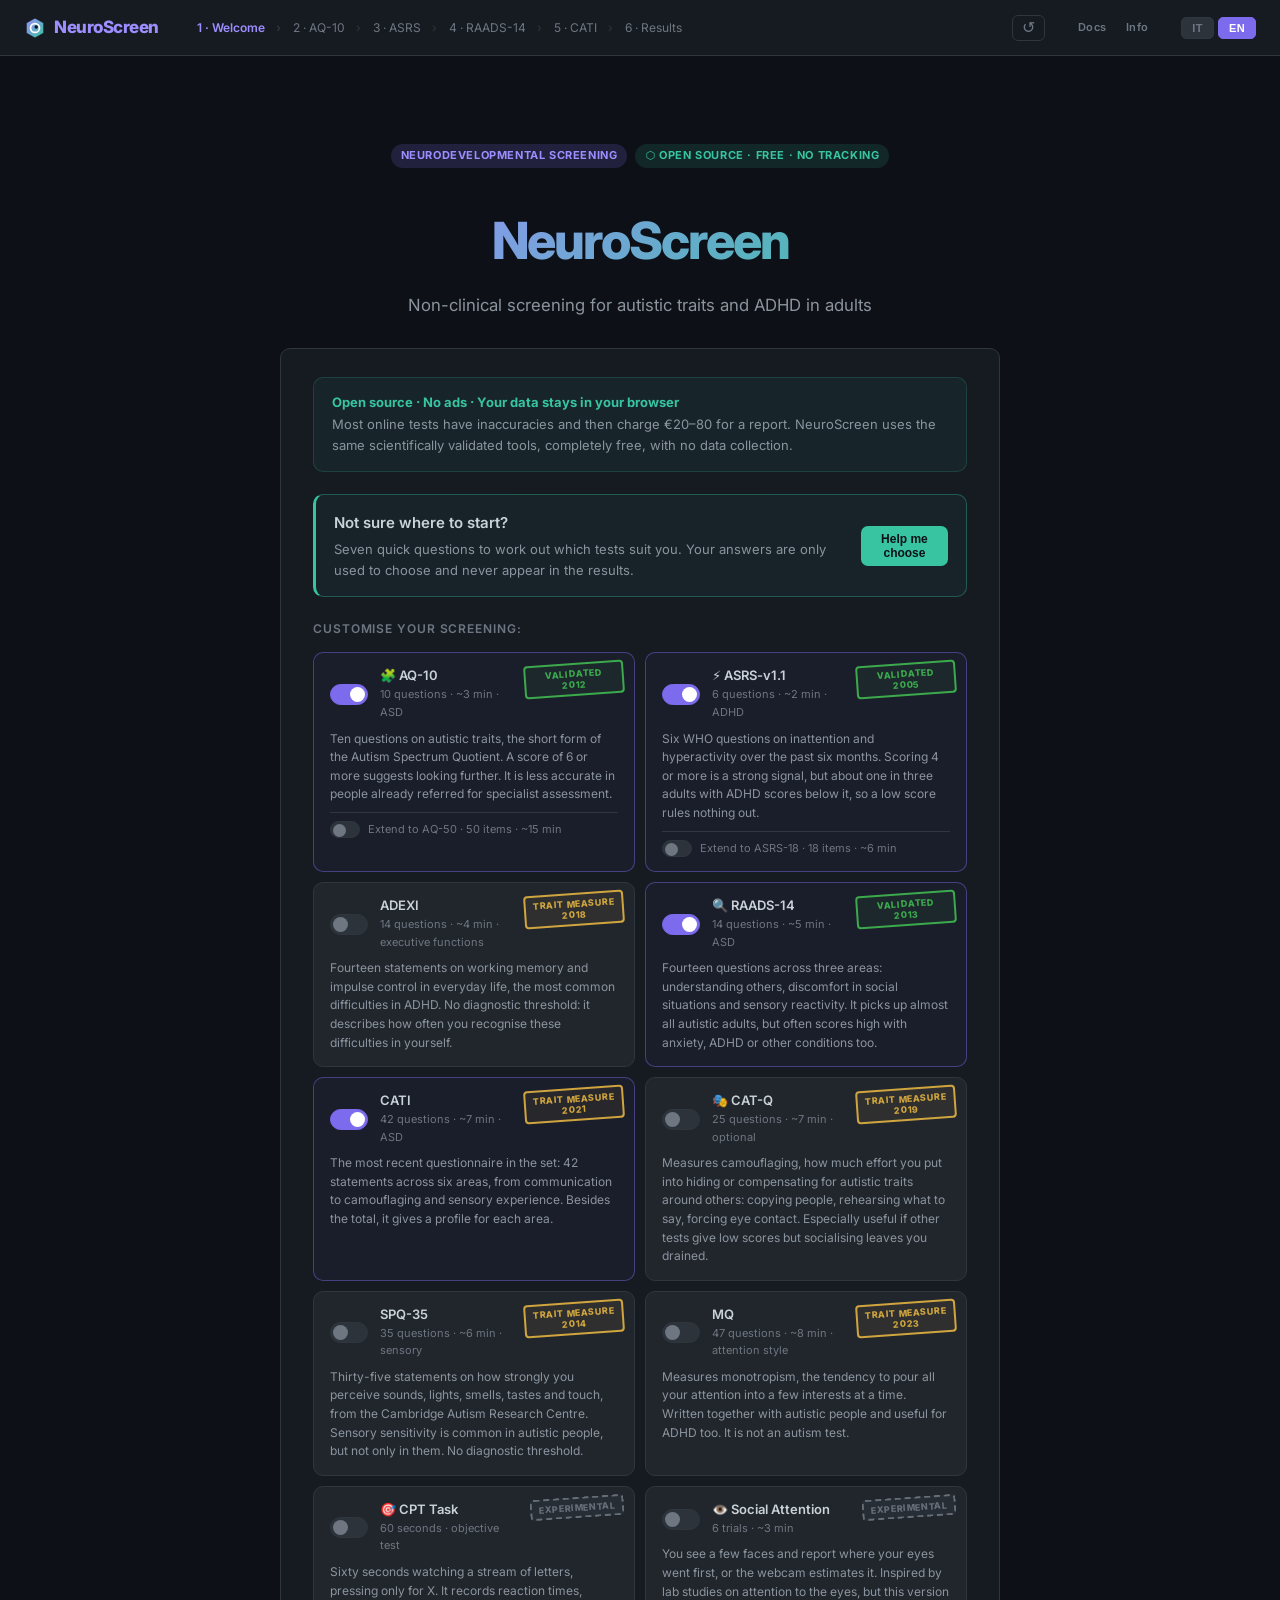
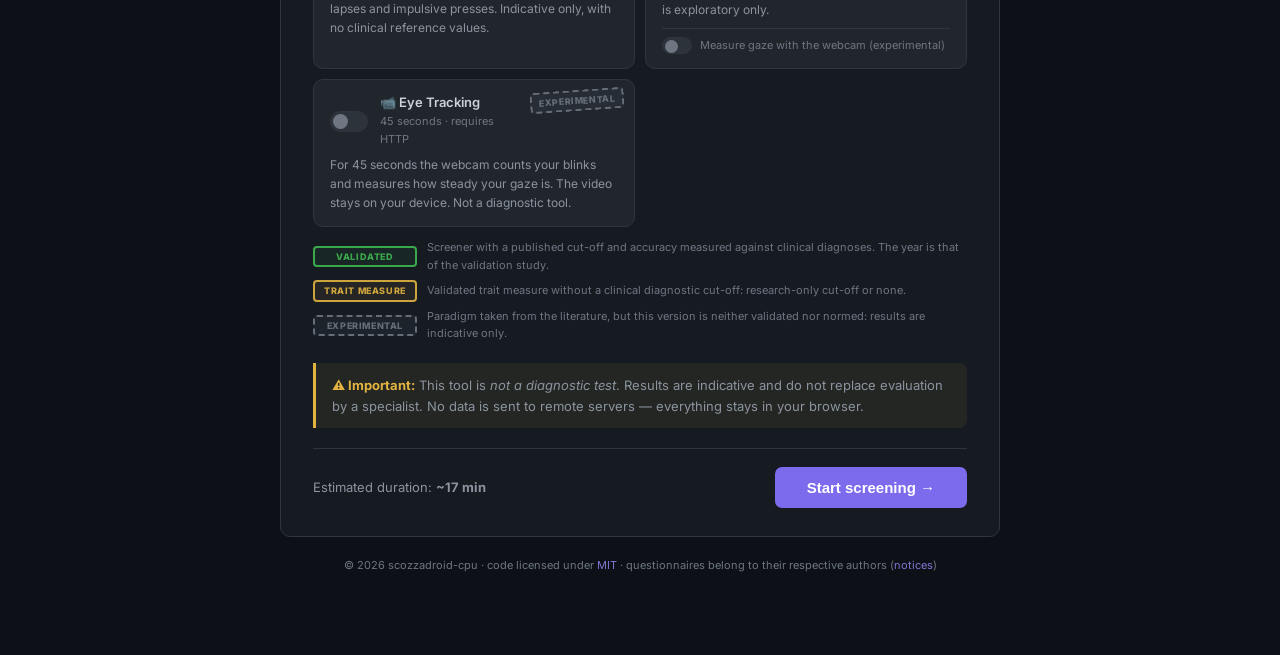
<file: index.html>
<!DOCTYPE html>
<html lang="it" id="html-root">
<head>
  <meta charset="UTF-8">
  <meta name="viewport" content="width=device-width, initial-scale=1.0">
  <link rel="icon" href="favicon.ico" sizes="32x32">
  <link rel="icon" href="img/icons/icon.svg" type="image/svg+xml">
  <link rel="apple-touch-icon" href="img/icons/apple-touch-icon.png">
  <link rel="manifest" href="site.webmanifest">
  <meta name="theme-color" content="#0d1117">
  <title>NeuroScreen — Screening ASD & ADHD</title>
  <link rel="preconnect" href="https://fonts.googleapis.com">
  <link rel="preconnect" href="https://fonts.gstatic.com" crossorigin>
  <link href="https://fonts.googleapis.com/css2?family=Inter:wght@400;500;600;700;800&display=swap" rel="stylesheet">
  <link rel="stylesheet" href="style.css">
</head>
<body>

<header>
  <div class="logo"><img class="logo-mark" src="img/icons/icon.svg" alt="" width="22" height="22">NeuroScreen</div>
  <nav id="steps">
    <div class="step-item active" id="step-welcome">1 · Benvenuto</div>
    <div class="step-item"        id="step-aq10">2 · AQ-10</div>
    <div class="step-item"        id="step-asrs">3 · ASRS</div>
    <div class="step-item"        id="step-adexi">ADEXI</div>
    <div class="step-item"        id="step-raads14">4 · RAADS-14</div>
    <div class="step-item"        id="step-cati">5 · CATI</div>
    <div class="step-item"        id="step-catq">5 · CAT-Q</div>
    <div class="step-item"        id="step-spq">SPQ</div>
    <div class="step-item"        id="step-mq">MQ</div>
    <div class="step-item"        id="step-tasks">6 · Task</div>
    <div class="step-item"        id="step-webcam">7 · Webcam</div>
    <div class="step-item"        id="step-results">8 · Risultati</div>
  </nav>
  <button class="header-restart-btn" id="header-restart-btn" onclick="NS.restart()" title="Ricomincia / Restart">↺</button>
  <div class="header-nav-links">
    <a href="docs.html" class="header-link">Docs</a>
    <a href="info.html" class="header-link">Info</a>
  </div>
  <div class="lang-switch">
    <button id="lang-it" class="lang-btn active" onclick="NS.setLang('it')">IT</button>
    <button id="lang-en" class="lang-btn"        onclick="NS.setLang('en')">EN</button>
  </div>
</header>

<main>

  <!-- ═══════════════ WELCOME ═══════════════ -->
  <section id="screen-welcome" class="screen active">

    <div class="wlc-hero">
      <div class="wlc-hero-badges">
        <span class="badge badge-purple" id="wlc-badge">Screening neurosviluppo</span>
        <span class="badge oss-pill">⬡ Open Source · Free · No Tracking</span>
      </div>
      <h1 id="wlc-title">NeuroScreen</h1>
      <p class="subtitle" id="wlc-subtitle">Screening non clinico per tratti autistici e ADHD negli adulti</p>
    </div>

    <div class="card">
      <div class="oss-notice" id="wlc-oss"></div>

      <div id="wlc-guide"></div>

      <h3 class="section-label" id="wlc-select-title">Personalizza lo screening:</h3>
      <div class="test-grid" id="wlc-test-grid"></div>
      <div class="stamp-legend" id="wlc-stamp-legend"></div>

      <div class="disclaimer" id="wlc-disclaimer"></div>

      <div class="wlc-footer">
        <p id="wlc-duration"></p>
        <button class="btn btn-primary btn-lg" id="wlc-start" onclick="NS.start()">
          Inizia lo screening →
        </button>
      </div>
    </div>
    <p class="wlc-copyright" id="wlc-copyright"></p>

  </section>

  <!-- ═══════════════ AQ-10 ═══════════════ -->
  <section id="screen-aq10" class="screen">
    <div class="card">
      <span class="badge badge-purple" id="aq10-badge">AQ-10 · Autism Spectrum Quotient</span>
      <div class="q-header">
        <h2 id="aq10-num-label">Domanda <span id="aq10-num">1</span> di 10</h2>
        <div class="progress-track">
          <div class="progress-fill" id="aq10-bar" style="width:0%"></div>
        </div>
      </div>
      <div class="question-text" id="aq10-text"></div>
      <div class="options-list"  id="aq10-opts"></div>
      <div class="q-nav">
        <button class="btn btn-outline" id="aq10-prev" onclick="NS.aq10Prev()">← Indietro</button>
        <button class="btn btn-primary" id="aq10-next" onclick="NS.aq10Next()" disabled>Avanti →</button>
      </div>
    </div>
  </section>

  <!-- ═══════════════ ASRS ═══════════════ -->
  <section id="screen-asrs" class="screen">
    <div class="card">
      <span class="badge badge-teal" id="asrs-badge">ASRS-v1.1 Parte A · ADHD</span>
      <div class="q-header">
        <h2 id="asrs-num-label">Domanda <span id="asrs-num">1</span> di 6</h2>
        <div class="progress-track">
          <div class="progress-fill" id="asrs-bar" style="width:0%"></div>
        </div>
      </div>
      <div id="asrs-note"></div>
      <div class="question-text" id="asrs-text"></div>
      <div class="options-list"  id="asrs-opts"></div>
      <div class="q-nav">
        <button class="btn btn-outline" id="asrs-prev" onclick="NS.asrsPrev()">← Indietro</button>
        <button class="btn btn-primary" id="asrs-next" onclick="NS.asrsNext()" disabled>Avanti →</button>
      </div>
    </div>
  </section>

  <!-- ═══════════════ ADEXI (rendered by likert.js) ═══════════════ -->
  <section id="screen-adexi" class="screen"></section>

  <!-- ═══════════════ RAADS-14 ═══════════════ -->
  <section id="screen-raads14" class="screen">
    <div class="card">
      <span class="badge badge-purple" id="raads14-badge">RAADS-14 · Ritvo Autism Scale</span>
      <div class="q-header">
        <h2 id="raads14-num-label">Domanda <span id="raads14-num">1</span> di 14</h2>
        <div class="progress-track">
          <div class="progress-fill" id="raads14-bar" style="width:0%"></div>
        </div>
      </div>
      <div id="raads14-note"></div>
      <div class="question-text" id="raads14-text"></div>
      <div class="options-list"  id="raads14-opts"></div>
      <div class="q-nav">
        <button class="btn btn-outline" id="raads14-prev" onclick="NS.raads14Prev()">← Indietro</button>
        <button class="btn btn-primary" id="raads14-next" onclick="NS.raads14Next()" disabled>Avanti →</button>
      </div>
    </div>
  </section>

  <!-- ═══════════════ CATI ═══════════════ -->
  <section id="screen-cati" class="screen">
    <div class="card">
      <span class="badge badge-purple" id="cati-badge">CATI · Comprehensive Autistic Trait Inventory</span>
      <div class="q-header">
        <h2 id="cati-num-label"></h2>
        <div class="progress-track">
          <div class="progress-fill" id="cati-bar" style="width:0%"></div>
        </div>
      </div>
      <div id="cati-note"></div>
      <div class="question-text" id="cati-text"></div>
      <div class="options-list"  id="cati-opts"></div>
      <div class="q-nav">
        <button class="btn btn-outline" id="cati-prev" onclick="NS.catiPrev()">&larr;</button>
        <button class="btn btn-primary" id="cati-next" onclick="NS.catiNext()" disabled>&rarr;</button>
      </div>
    </div>
  </section>

  <!-- ═══════════════ CAT-Q ═══════════════ -->
  <section id="screen-catq" class="screen">
    <div class="card">
      <span class="badge badge-warn" id="catq-badge">CAT-Q · Camouflaging Autistic Traits</span>
      <div class="q-header">
        <h2>Domanda <span id="catq-num">1</span> di 25</h2>
        <div class="progress-track">
          <div class="progress-fill" id="catq-bar" style="width:0%"></div>
        </div>
      </div>
      <div id="catq-instr"></div>
      <div class="question-text" id="catq-text"></div>
      <div id="catq-opts" style="margin-bottom:24px"></div>
      <div class="q-nav">
        <button class="btn btn-outline" id="catq-prev" onclick="NS.catqPrev()">← Indietro</button>
        <button class="btn btn-primary" id="catq-next" onclick="NS.catqNext()" disabled>Avanti →</button>
      </div>
      <div style="text-align:center;margin-top:14px">
        <button class="btn btn-outline" id="catq-skip" onclick="NS.skipCatq()" style="font-size:12px;opacity:.7">Salta questo test →</button>
      </div>
    </div>
  </section>

  <!-- ═══════════════ SPQ-35 and MQ (rendered by likert.js) ═══════════════ -->
  <section id="screen-spq" class="screen"></section>
  <section id="screen-mq" class="screen"></section>

  <!-- ═══════════════ TASKS ═══════════════ -->
  <section id="screen-tasks" class="screen">
    <!-- rendered by JS -->
  </section>

  <!-- ═══════════════ WEBCAM ═══════════════ -->
  <section id="screen-webcam" class="screen">
    <!-- rendered by JS -->
  </section>

  <!-- ═══════════════ RESULTS ═══════════════ -->
  <section id="screen-results" class="screen">
    <!-- rendered by JS -->
  </section>

</main>

<!-- load order matters: lang → ui → data → state → logic → main -->
<script src="js/lang.js"></script>
<script src="js/ui.js"></script>
<script src="js/data.js"></script>
<script src="js/data-extra.js"></script>
<script src="js/state.js"></script>
<script src="js/scoring.js"></script>
<script src="js/nav.js"></script>
<script src="js/tasks.js"></script>
<script src="js/aq10.js"></script>
<script src="js/asrs.js"></script>
<script src="js/raads.js"></script>
<script src="js/cati.js"></script>
<script src="js/catq.js"></script>
<script src="js/likert.js"></script>
<script src="js/guide.js"></script>
<script src="js/cpt.js"></script>
<script src="js/social.js"></script>
<script src="js/webcam.js"></script>
<script src="js/gaze.js"></script>
<script src="js/refs.js"></script>
<script src="js/results.js"></script>
<script src="js/storage.js"></script>
<script src="js/main.js"></script>
</body>
</html>
</file>
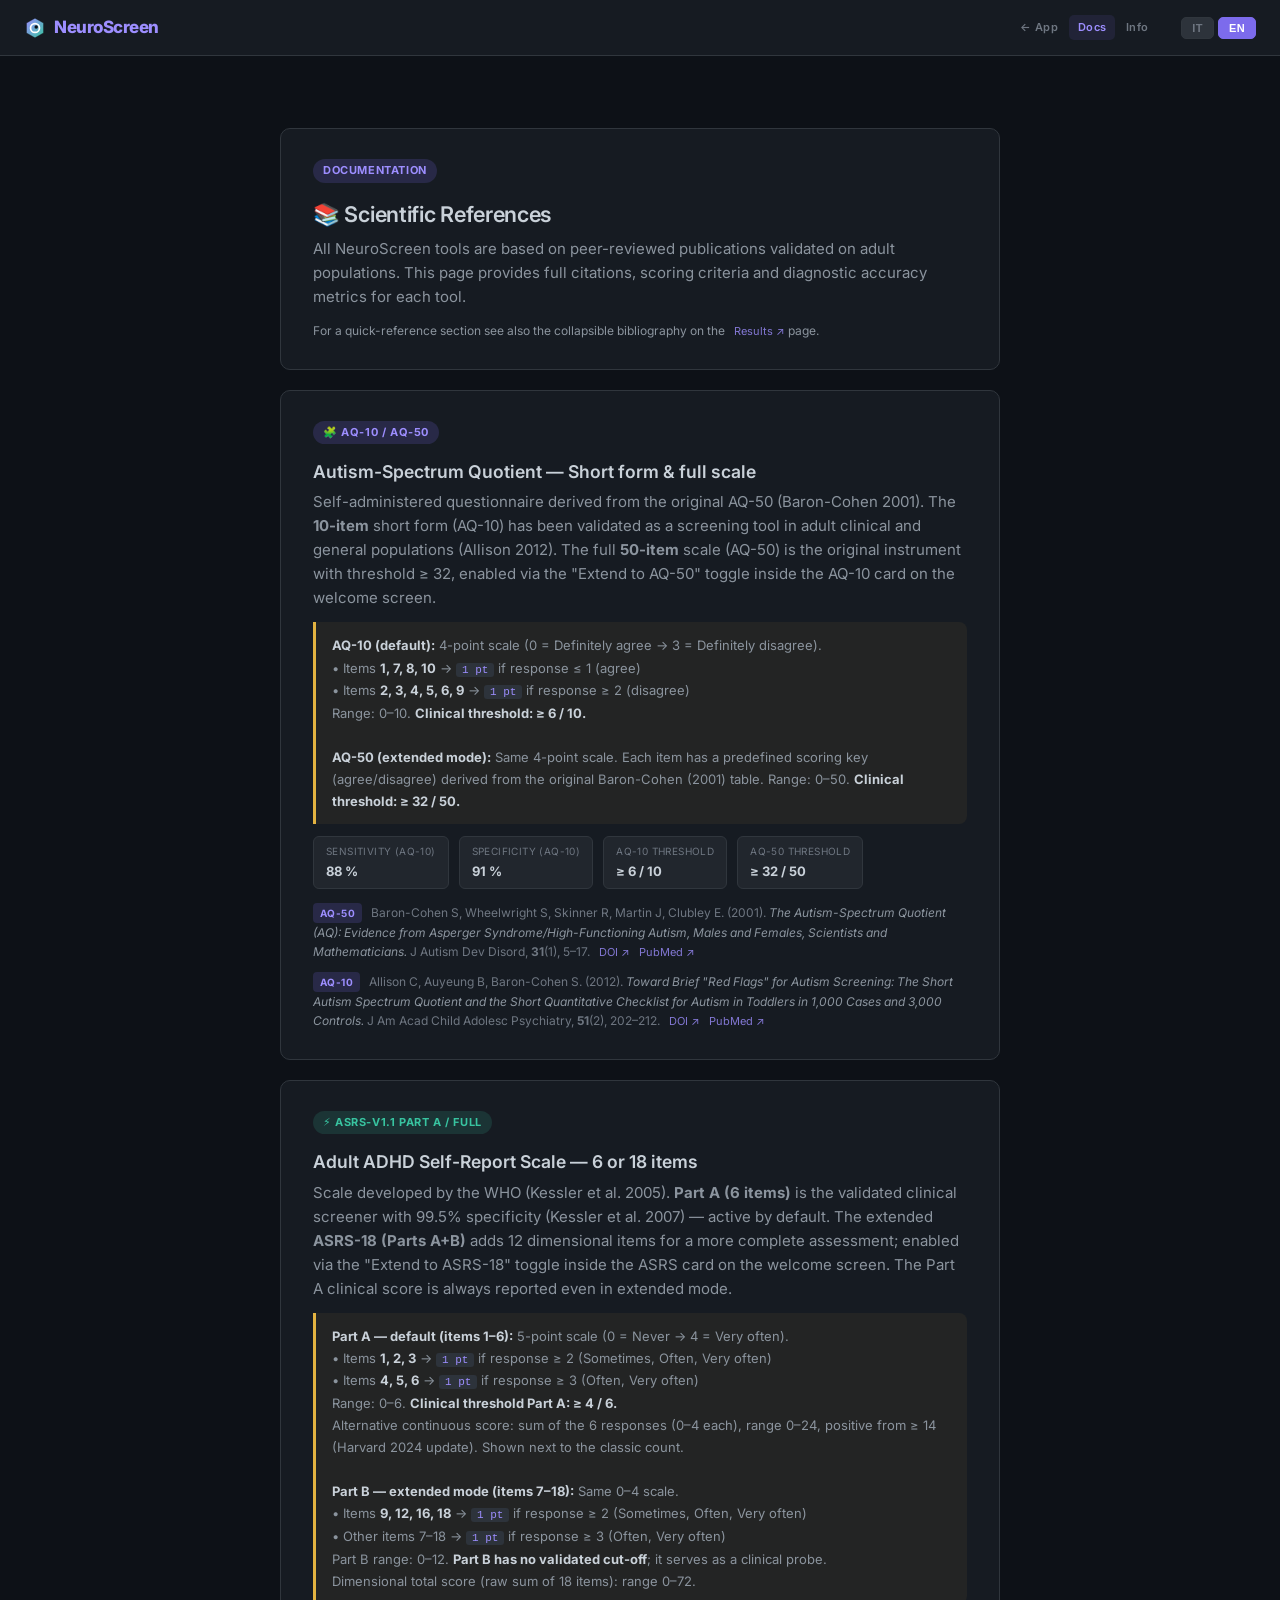
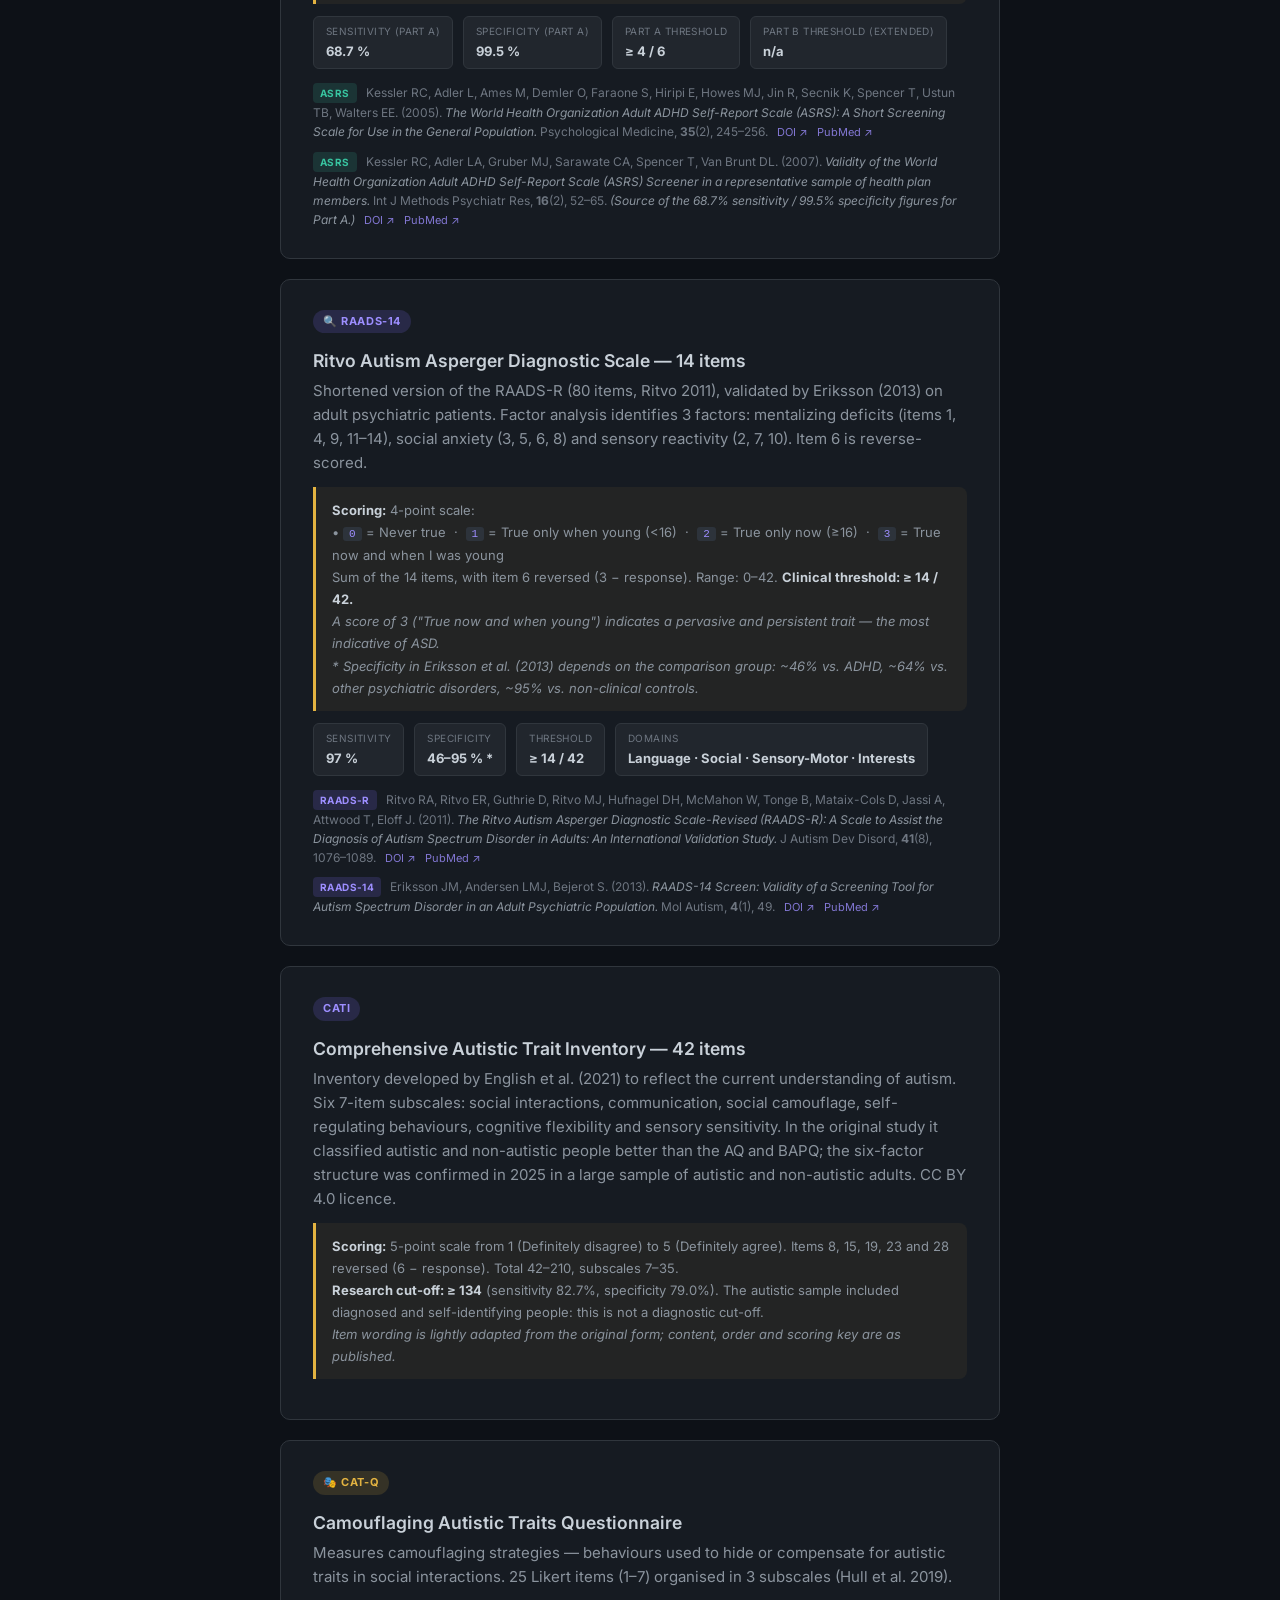
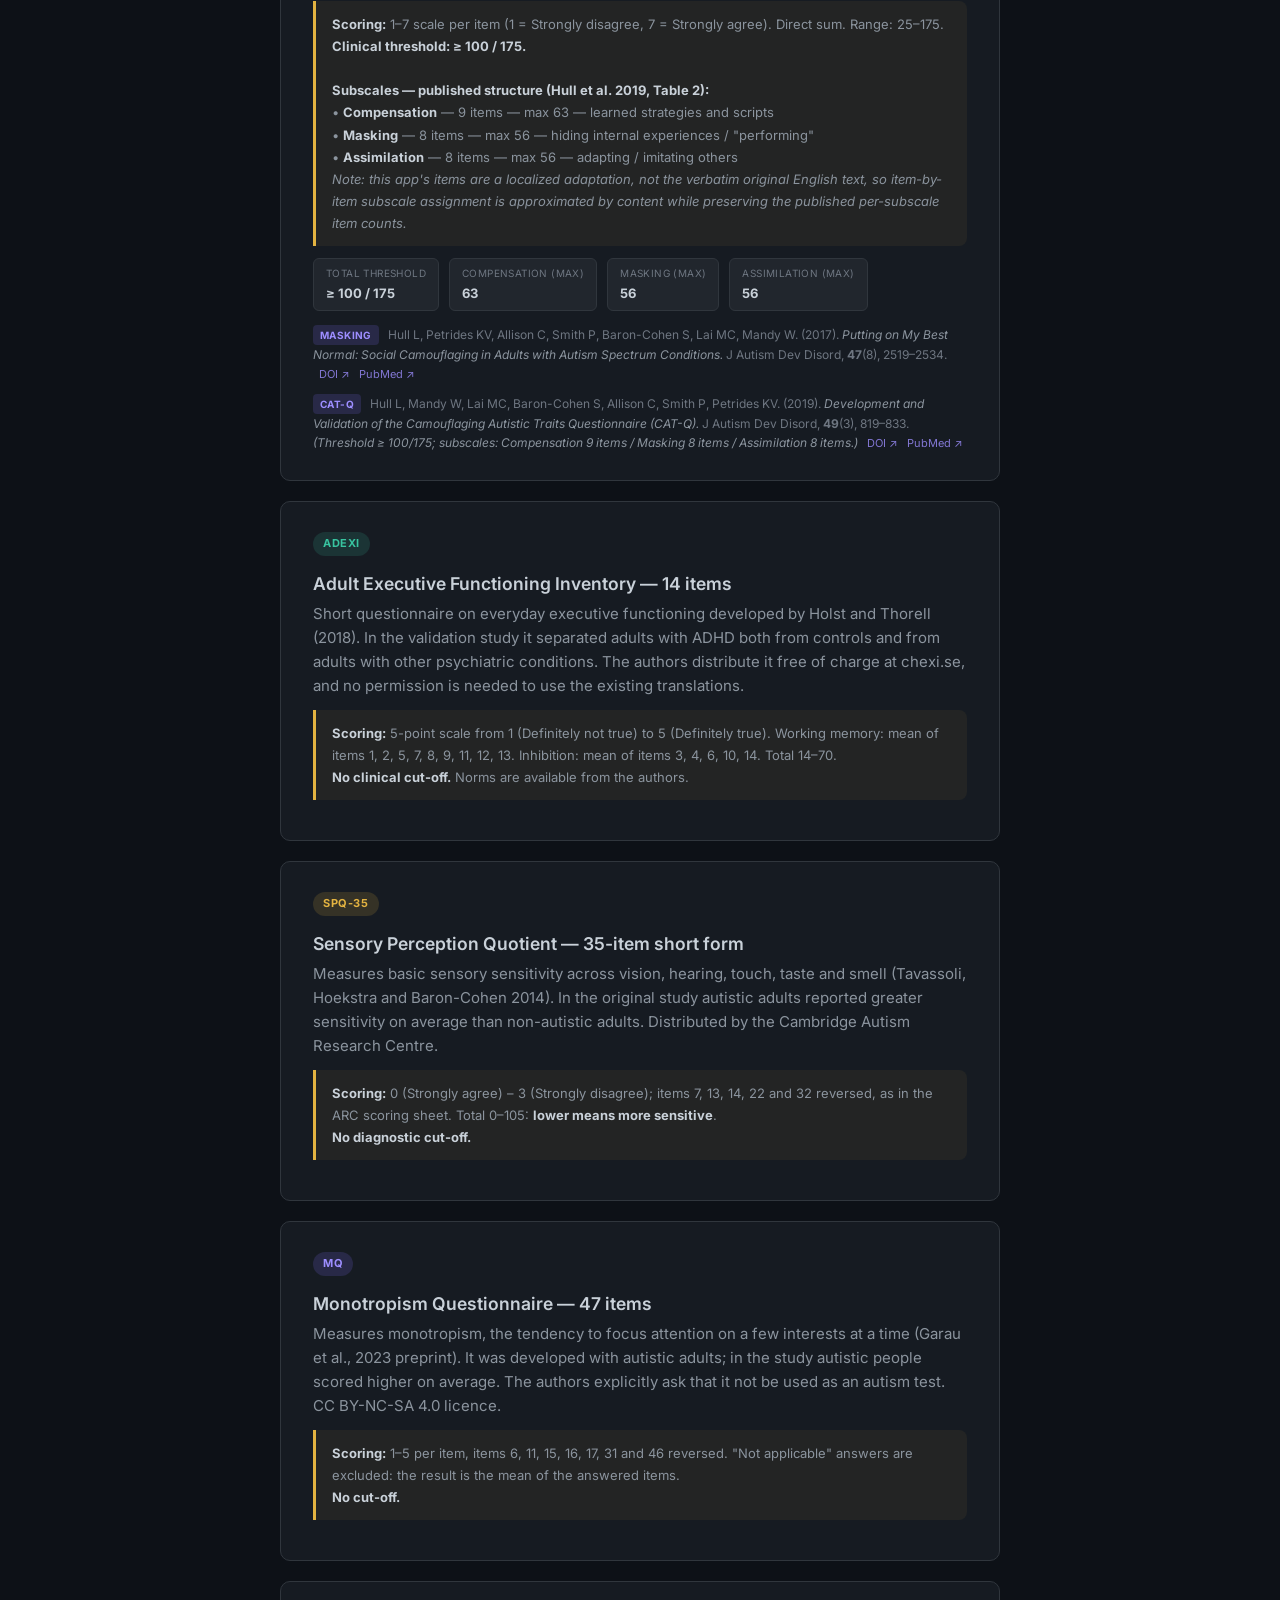
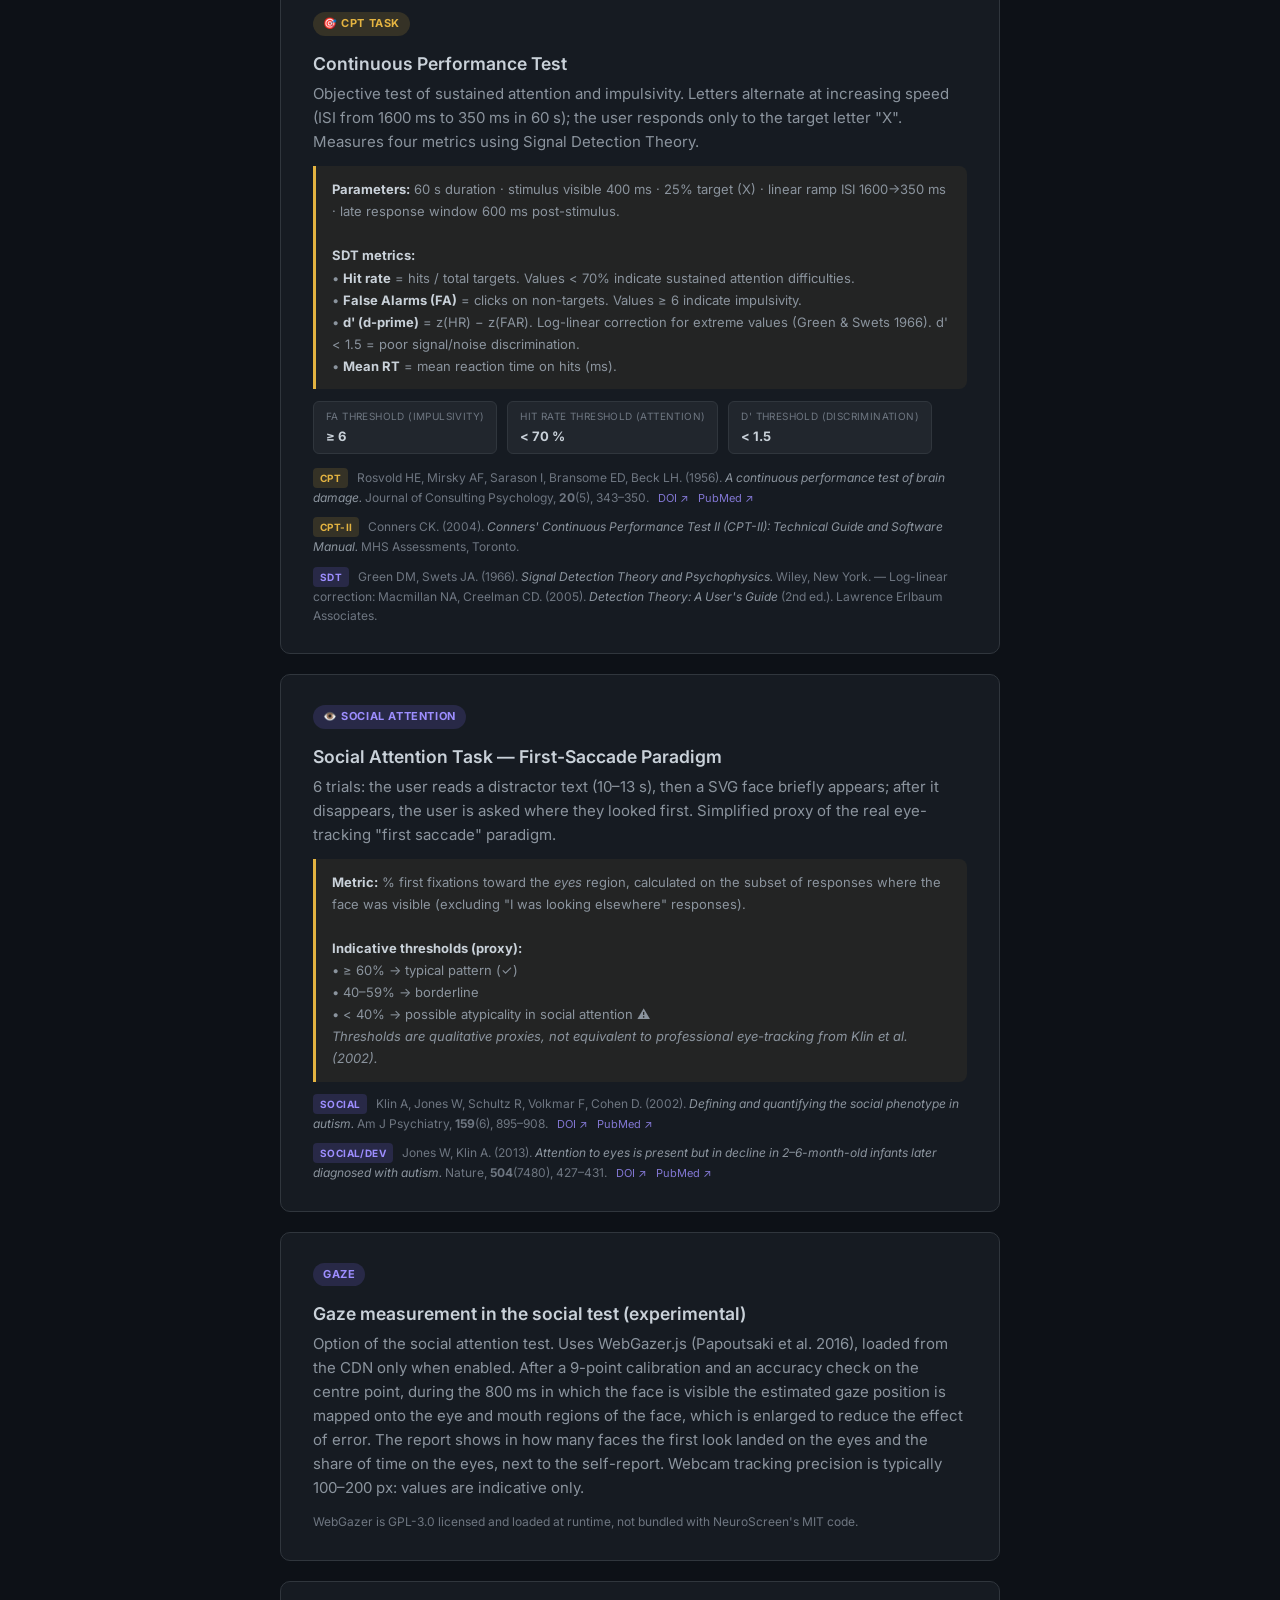
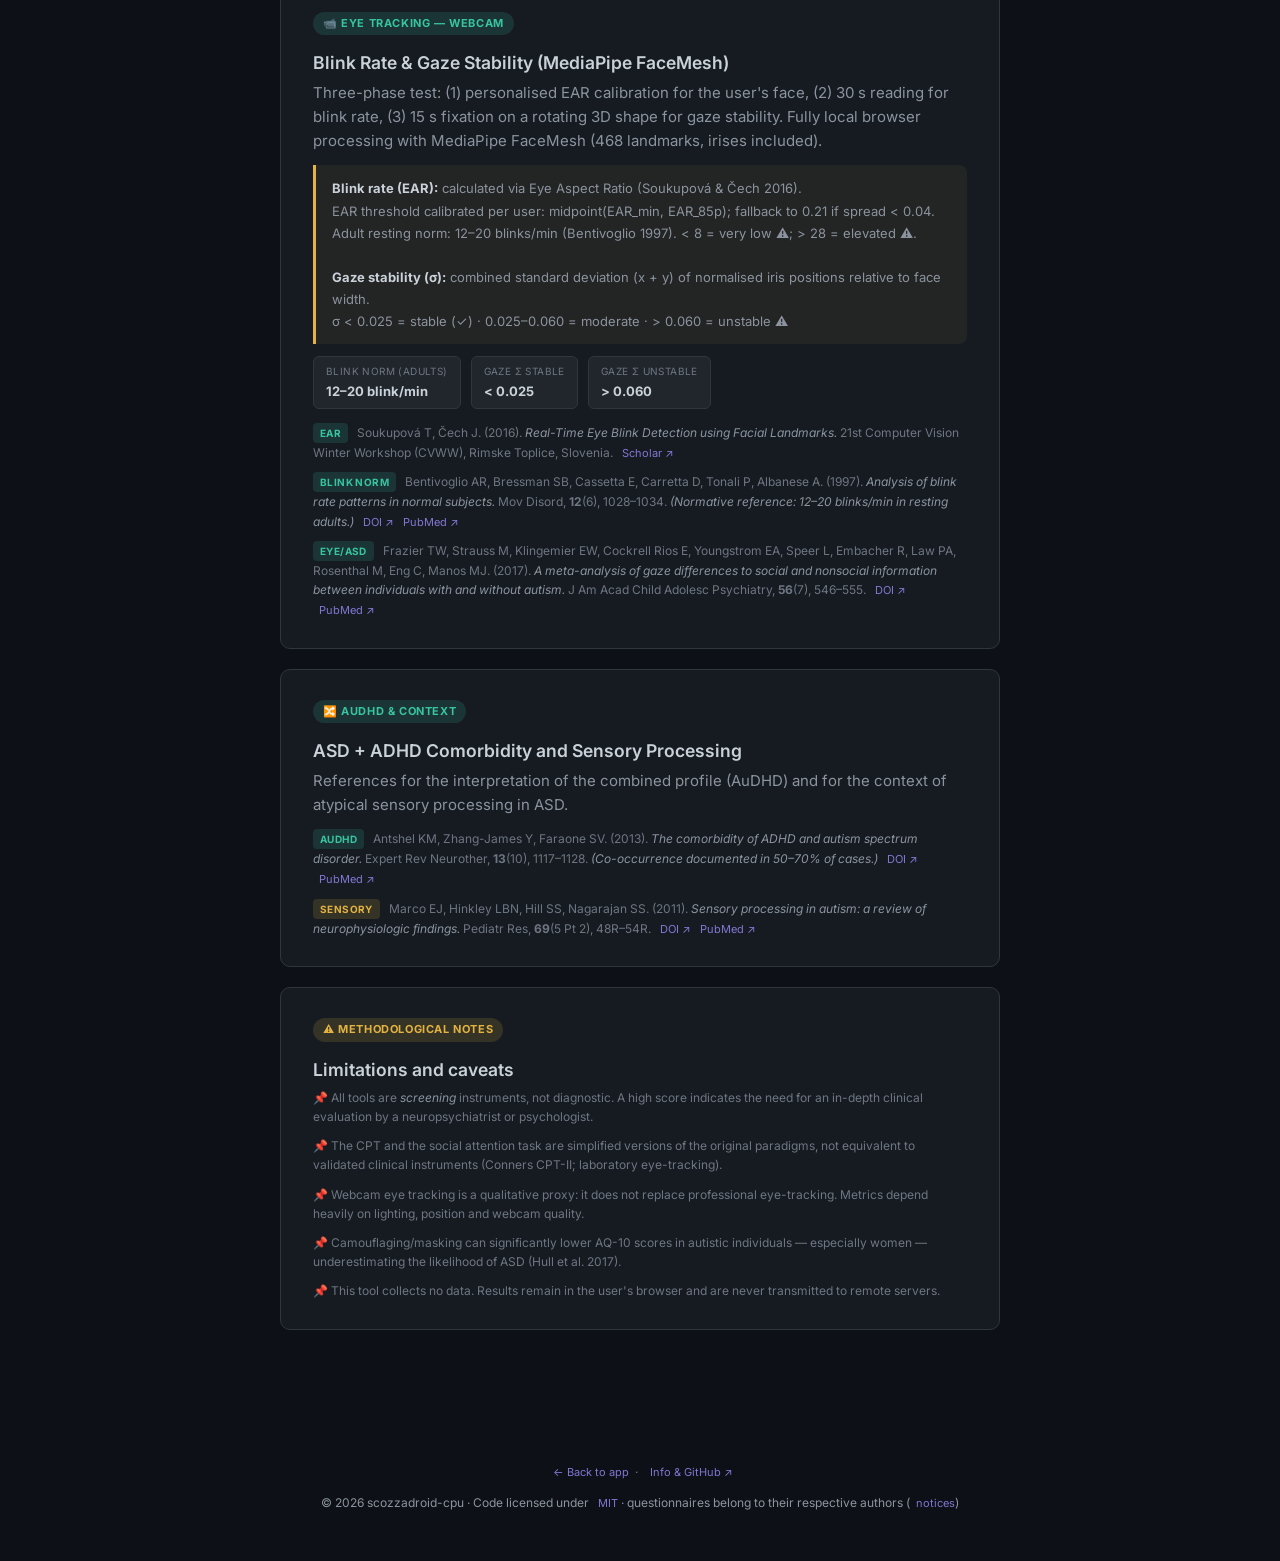
<file: docs.html>
<!DOCTYPE html>
<html lang="it" id="html-root">
<head>
  <meta charset="UTF-8">
  <meta name="viewport" content="width=device-width, initial-scale=1.0">
  <link rel="icon" href="favicon.ico" sizes="32x32">
  <link rel="icon" href="img/icons/icon.svg" type="image/svg+xml">
  <link rel="apple-touch-icon" href="img/icons/apple-touch-icon.png">
  <link rel="manifest" href="site.webmanifest">
  <meta name="theme-color" content="#0d1117">
  <title>Docs — NeuroScreen</title>
  <link rel="preconnect" href="https://fonts.googleapis.com">
  <link rel="preconnect" href="https://fonts.gstatic.com" crossorigin>
  <link href="https://fonts.googleapis.com/css2?family=Inter:wght@400;500;600;700;800&display=swap" rel="stylesheet">
  <link rel="stylesheet" href="style.css">
  <!-- Detect language before first paint to avoid flash -->
  <script>!function(){var l;try{l=localStorage.getItem('ns_pref_lang')}catch(e){}if(l!=='it'&&l!=='en')l=(navigator.language||'it').toLowerCase().startsWith('it')?'it':'en';document.documentElement.lang=l}();</script>
</head>
<body>

<header>
  <div class="logo"><img class="logo-mark" src="img/icons/icon.svg" alt="" width="22" height="22">NeuroScreen</div>
  <div style="flex:1"></div>
  <div class="header-nav-links">
    <a href="index.html" class="header-link lang-it">← App</a>
    <a href="index.html" class="header-link lang-en">← App</a>
    <a href="docs.html"  class="header-link active">Docs</a>
    <a href="info.html"  class="header-link">Info</a>
  </div>
  <div class="lang-switch">
    <button class="lang-btn" data-lang="it" onclick="__setStaticLang('it')">IT</button>
    <button class="lang-btn" data-lang="en" onclick="__setStaticLang('en')">EN</button>
  </div>
</header>

<main>

  <!-- ── Intro ── -->
  <div class="card" style="margin-top:36px">
    <span class="badge badge-purple lang-it">Documentazione</span>
    <span class="badge badge-purple lang-en">Documentation</span>
    <h2>📚 <span class="lang-it">Riferimenti Scientifici</span><span class="lang-en">Scientific References</span></h2>
    <p class="lang-it">Tutti gli strumenti di NeuroScreen si basano su pubblicazioni peer-reviewed con validazione su popolazioni adulte. Questa pagina riporta le citazioni complete, i criteri di scoring e le metriche di accuratezza diagnostica per ciascun strumento.</p>
    <p class="lang-en">All NeuroScreen tools are based on peer-reviewed publications validated on adult populations. This page provides full citations, scoring criteria and diagnostic accuracy metrics for each tool.</p>
    <p style="font-size:12px" class="lang-it">Per la sezione di riferimento rapida vedi anche la bibliografia collassabile nella pagina <a href="index.html" class="ref-link">Risultati ↗</a>.</p>
    <p style="font-size:12px" class="lang-en">For a quick-reference section see also the collapsible bibliography on the <a href="index.html" class="ref-link">Results ↗</a> page.</p>
  </div>

  <!-- ── AQ-10 / AQ-50 ── -->
  <div class="card">
    <span class="badge badge-purple">🧩 AQ-10 / AQ-50</span>
    <h3 class="lang-it" style="font-size:1.1rem;margin-bottom:4px">Autism-Spectrum Quotient — Versione breve e completa</h3>
    <h3 class="lang-en" style="font-size:1.1rem;margin-bottom:4px">Autism-Spectrum Quotient — Short form &amp; full scale</h3>
    <p class="lang-it">Questionario autovalutativo derivato dall'AQ-50 originale (Baron-Cohen 2001). La versione breve a <strong>10 item</strong> (AQ-10) è stata validata come strumento di screening in popolazioni adulte cliniche e generali (Allison 2012). La versione completa a <strong>50 item</strong> (AQ-50) è lo strumento originale con soglia ≥ 32, attivabile tramite il toggle «Estendi a AQ-50» nella card AQ-10 della schermata di benvenuto.</p>
    <p class="lang-en">Self-administered questionnaire derived from the original AQ-50 (Baron-Cohen 2001). The <strong>10-item</strong> short form (AQ-10) has been validated as a screening tool in adult clinical and general populations (Allison 2012). The full <strong>50-item</strong> scale (AQ-50) is the original instrument with threshold ≥ 32, enabled via the "Extend to AQ-50" toggle inside the AQ-10 card on the welcome screen.</p>

    <div class="docs-scoring lang-it">
      <strong>AQ-10 (default):</strong> Scala a 4 punti (0 = Definitivamente d'accordo → 3 = Definitivamente in disaccordo).<br>
      • Item <strong>1, 7, 8, 10</strong> → <span class="docs-code">1 pt</span> se risposta ≤ 1 (d'accordo)<br>
      • Item <strong>2, 3, 4, 5, 6, 9</strong> → <span class="docs-code">1 pt</span> se risposta ≥ 2 (in disaccordo)<br>
      Range: 0–10. <strong>Soglia clinica: ≥ 6 / 10.</strong><br><br>
      <strong>AQ-50 (modalità estesa):</strong> Stessa scala a 4 punti. Ogni item ha una chiave di scoring predefinita (agree/disagree) derivata dalla tabella originale di Baron-Cohen (2001). Range: 0–50. <strong>Soglia clinica: ≥ 32 / 50.</strong>
    </div>
    <div class="docs-scoring lang-en">
      <strong>AQ-10 (default):</strong> 4-point scale (0 = Definitely agree → 3 = Definitely disagree).<br>
      • Items <strong>1, 7, 8, 10</strong> → <span class="docs-code">1 pt</span> if response ≤ 1 (agree)<br>
      • Items <strong>2, 3, 4, 5, 6, 9</strong> → <span class="docs-code">1 pt</span> if response ≥ 2 (disagree)<br>
      Range: 0–10. <strong>Clinical threshold: ≥ 6 / 10.</strong><br><br>
      <strong>AQ-50 (extended mode):</strong> Same 4-point scale. Each item has a predefined scoring key (agree/disagree) derived from the original Baron-Cohen (2001) table. Range: 0–50. <strong>Clinical threshold: ≥ 32 / 50.</strong>
    </div>

    <div class="docs-acc-row">
      <div class="docs-acc-pill">
        <div class="docs-acc-pill-label lang-it">Sensibilità (AQ-10)</div>
        <div class="docs-acc-pill-label lang-en">Sensitivity (AQ-10)</div>
        <div class="docs-acc-pill-val">88 %</div>
      </div>
      <div class="docs-acc-pill">
        <div class="docs-acc-pill-label lang-it">Specificità (AQ-10)</div>
        <div class="docs-acc-pill-label lang-en">Specificity (AQ-10)</div>
        <div class="docs-acc-pill-val">91 %</div>
      </div>
      <div class="docs-acc-pill">
        <div class="docs-acc-pill-label lang-it">Soglia AQ-10</div>
        <div class="docs-acc-pill-label lang-en">AQ-10 threshold</div>
        <div class="docs-acc-pill-val">≥ 6 / 10</div>
      </div>
      <div class="docs-acc-pill">
        <div class="docs-acc-pill-label lang-it">Soglia AQ-50</div>
        <div class="docs-acc-pill-label lang-en">AQ-50 threshold</div>
        <div class="docs-acc-pill-val">≥ 32 / 50</div>
      </div>
    </div>

    <ul class="refs-list">
      <li>
        <span class="ref-badge">AQ-50</span>
        Baron-Cohen S, Wheelwright S, Skinner R, Martin J, Clubley E. (2001). <em>The Autism-Spectrum Quotient (AQ): Evidence from Asperger Syndrome/High-Functioning Autism, Males and Females, Scientists and Mathematicians.</em> J Autism Dev Disord, <strong>31</strong>(1), 5–17.
        <a href="https://doi.org/10.1023/A:1005653411471" target="_blank" rel="noopener" class="ref-link">DOI ↗</a>
        <a href="https://pubmed.ncbi.nlm.nih.gov/?term=baron-cohen+autism+spectrum+quotient+AQ+2001" target="_blank" rel="noopener" class="ref-link">PubMed ↗</a>
      </li>
      <li>
        <span class="ref-badge">AQ-10</span>
        Allison C, Auyeung B, Baron-Cohen S. (2012). <em>Toward Brief "Red Flags" for Autism Screening: The Short Autism Spectrum Quotient and the Short Quantitative Checklist for Autism in Toddlers in 1,000 Cases and 3,000 Controls.</em> J Am Acad Child Adolesc Psychiatry, <strong>51</strong>(2), 202–212.
        <a href="https://doi.org/10.1016/j.jaac.2011.11.003" target="_blank" rel="noopener" class="ref-link">DOI ↗</a>
        <a href="https://pubmed.ncbi.nlm.nih.gov/?term=allison+auyeung+baron-cohen+AQ-10+2012" target="_blank" rel="noopener" class="ref-link">PubMed ↗</a>
      </li>
    </ul>
  </div>

  <!-- ── ASRS ── -->
  <div class="card">
    <span class="badge badge-teal">⚡ ASRS-v1.1 <span class="lang-it">Parte A / Completo</span><span class="lang-en">Part A / Full</span></span>
    <h3 style="font-size:1.1rem;margin-bottom:4px">Adult ADHD Self-Report Scale — 6 <span class="lang-it">o</span><span class="lang-en">or</span> 18 <span class="lang-it">item</span><span class="lang-en">items</span></h3>
    <p class="lang-it">Scala sviluppata dall'OMS (Kessler et al. 2005). La <strong>Parte A (6 item)</strong> è lo screener clinico validato con specificità 99.5 % (Kessler et al. 2007) — attiva per default. La versione estesa <strong>ASRS-18 (Parti A+B)</strong> aggiunge 12 item dimensionali per una valutazione più completa; si attiva tramite il toggle «Estendi ad ASRS-18» nella card ASRS della schermata di benvenuto. Il risultato clinico della Parte A è sempre riportato anche in modalità estesa.</p>
    <p class="lang-en">Scale developed by the WHO (Kessler et al. 2005). <strong>Part A (6 items)</strong> is the validated clinical screener with 99.5% specificity (Kessler et al. 2007) — active by default. The extended <strong>ASRS-18 (Parts A+B)</strong> adds 12 dimensional items for a more complete assessment; enabled via the "Extend to ASRS-18" toggle inside the ASRS card on the welcome screen. The Part A clinical score is always reported even in extended mode.</p>

    <div class="docs-scoring lang-it">
      <strong>Parte A — default (item 1–6):</strong> Scala a 5 punti (0 = Mai → 4 = Molto spesso).<br>
      • Item <strong>1, 2, 3</strong> → <span class="docs-code">1 pt</span> se risposta ≥ 2 (A volte, Spesso, Molto spesso)<br>
      • Item <strong>4, 5, 6</strong> → <span class="docs-code">1 pt</span> se risposta ≥ 3 (Spesso, Molto spesso)<br>
      Range: 0–6. <strong>Soglia clinica Parte A: ≥ 4 / 6.</strong><br>
      Punteggio continuo alternativo: somma delle 6 risposte (0–4 ciascuna), range 0–24, positivo da ≥ 14 (aggiornamento Harvard 2024). Viene mostrato accanto al conteggio classico.<br><br>
      <strong>Parte B — modalità estesa (item 7–18):</strong> Stessa scala 0–4.<br>
      • Item <strong>9, 12, 16, 18</strong> → <span class="docs-code">1 pt</span> se risposta ≥ 2 (A volte, Spesso, Molto spesso)<br>
      • Altri item 7–18 → <span class="docs-code">1 pt</span> se risposta ≥ 3 (Spesso, Molto spesso)<br>
      Range Parte B: 0–12. <strong>La Parte B non ha una soglia validata</strong>: serve come approfondimento clinico.<br>
      Punteggio totale dimensionale (somma raw 18 item): range 0–72.
    </div>
    <div class="docs-scoring lang-en">
      <strong>Part A — default (items 1–6):</strong> 5-point scale (0 = Never → 4 = Very often).<br>
      • Items <strong>1, 2, 3</strong> → <span class="docs-code">1 pt</span> if response ≥ 2 (Sometimes, Often, Very often)<br>
      • Items <strong>4, 5, 6</strong> → <span class="docs-code">1 pt</span> if response ≥ 3 (Often, Very often)<br>
      Range: 0–6. <strong>Clinical threshold Part A: ≥ 4 / 6.</strong><br>
      Alternative continuous score: sum of the 6 responses (0–4 each), range 0–24, positive from ≥ 14 (Harvard 2024 update). Shown next to the classic count.<br><br>
      <strong>Part B — extended mode (items 7–18):</strong> Same 0–4 scale.<br>
      • Items <strong>9, 12, 16, 18</strong> → <span class="docs-code">1 pt</span> if response ≥ 2 (Sometimes, Often, Very often)<br>
      • Other items 7–18 → <span class="docs-code">1 pt</span> if response ≥ 3 (Often, Very often)<br>
      Part B range: 0–12. <strong>Part B has no validated cut-off</strong>; it serves as a clinical probe.<br>
      Dimensional total score (raw sum of 18 items): range 0–72.
    </div>

    <div class="docs-acc-row">
      <div class="docs-acc-pill">
        <div class="docs-acc-pill-label lang-it">Sensibilità (Parte A)</div>
        <div class="docs-acc-pill-label lang-en">Sensitivity (Part A)</div>
        <div class="docs-acc-pill-val">68.7 %</div>
      </div>
      <div class="docs-acc-pill">
        <div class="docs-acc-pill-label lang-it">Specificità (Parte A)</div>
        <div class="docs-acc-pill-label lang-en">Specificity (Part A)</div>
        <div class="docs-acc-pill-val">99.5 %</div>
      </div>
      <div class="docs-acc-pill">
        <div class="docs-acc-pill-label lang-it">Soglia Parte A</div>
        <div class="docs-acc-pill-label lang-en">Part A threshold</div>
        <div class="docs-acc-pill-val">≥ 4 / 6</div>
      </div>
      <div class="docs-acc-pill">
        <div class="docs-acc-pill-label lang-it">Soglia Parte B (estesa)</div>
        <div class="docs-acc-pill-label lang-en">Part B threshold (extended)</div>
        <div class="docs-acc-pill-val">n/a</div>
      </div>
    </div>

    <ul class="refs-list">
      <li>
        <span class="ref-badge ref-badge-teal">ASRS</span>
        Kessler RC, Adler L, Ames M, Demler O, Faraone S, Hiripi E, Howes MJ, Jin R, Secnik K, Spencer T, Ustun TB, Walters EE. (2005). <em>The World Health Organization Adult ADHD Self-Report Scale (ASRS): A Short Screening Scale for Use in the General Population.</em> Psychological Medicine, <strong>35</strong>(2), 245–256.
        <a href="https://doi.org/10.1017/S0033291704002892" target="_blank" rel="noopener" class="ref-link">DOI ↗</a>
        <a href="https://pubmed.ncbi.nlm.nih.gov/?term=kessler+ASRS+ADHD+self+report+scale+2005" target="_blank" rel="noopener" class="ref-link">PubMed ↗</a>
      </li>
      <li>
        <span class="ref-badge ref-badge-teal">ASRS</span>
        Kessler RC, Adler LA, Gruber MJ, Sarawate CA, Spencer T, Van Brunt DL. (2007). <em>Validity of the World Health Organization Adult ADHD Self-Report Scale (ASRS) Screener in a representative sample of health plan members.</em> Int J Methods Psychiatr Res, <strong>16</strong>(2), 52–65. <em>(Source of the 68.7% sensitivity / 99.5% specificity figures for Part A.)</em>
        <a href="https://doi.org/10.1002/mpr.208" target="_blank" rel="noopener" class="ref-link">DOI ↗</a>
        <a href="https://pubmed.ncbi.nlm.nih.gov/17623385/" target="_blank" rel="noopener" class="ref-link">PubMed ↗</a>
      </li>
    </ul>
  </div>

  <!-- ── RAADS-14 ── -->
  <div class="card">
    <span class="badge badge-purple">🔍 RAADS-14</span>
    <h3 style="font-size:1.1rem;margin-bottom:4px">Ritvo Autism Asperger Diagnostic Scale — 14 <span class="lang-it">item</span><span class="lang-en">items</span></h3>
    <p class="lang-it">Versione ridotta del RAADS-R (80 item, Ritvo 2011), validata da Eriksson (2013) su pazienti psichiatrici adulti. L'analisi fattoriale individua 3 fattori: difficoltà di mentalizzazione (item 1, 4, 9, 11–14), ansia sociale (3, 5, 6, 8) e reattività sensoriale (2, 7, 10). L'item 6 ha punteggio invertito.</p>
    <p class="lang-en">Shortened version of the RAADS-R (80 items, Ritvo 2011), validated by Eriksson (2013) on adult psychiatric patients. Factor analysis identifies 3 factors: mentalizing deficits (items 1, 4, 9, 11–14), social anxiety (3, 5, 6, 8) and sensory reactivity (2, 7, 10). Item 6 is reverse-scored.</p>

    <div class="docs-scoring lang-it">
      <strong>Scoring:</strong> Scala a 4 punti:<br>
      • <span class="docs-code">0</span> = Mai vero &nbsp;·&nbsp;
        <span class="docs-code">1</span> = Vero solo da giovane (&lt;16 anni) &nbsp;·&nbsp;
        <span class="docs-code">2</span> = Vero solo ora (≥16 anni) &nbsp;·&nbsp;
        <span class="docs-code">3</span> = Vero ora e quando ero giovane<br>
      Somma dei 14 item, con l'item 6 invertito (3 − risposta). Range: 0–42. <strong>Soglia clinica: ≥ 14 / 42.</strong><br>
      <em>Un punteggio 3 ("Vero ora e da giovane") indica un tratto pervasivo e persistente — il più indicativo di ASD.</em><br>
      <em>* La specificità in Eriksson et al. (2013) dipende dal gruppo di confronto: ~46% vs. ADHD, ~64% vs. altri disturbi psichiatrici, ~95% vs. controlli non clinici.</em>
    </div>
    <div class="docs-scoring lang-en">
      <strong>Scoring:</strong> 4-point scale:<br>
      • <span class="docs-code">0</span> = Never true &nbsp;·&nbsp;
        <span class="docs-code">1</span> = True only when young (&lt;16) &nbsp;·&nbsp;
        <span class="docs-code">2</span> = True only now (≥16) &nbsp;·&nbsp;
        <span class="docs-code">3</span> = True now and when I was young<br>
      Sum of the 14 items, with item 6 reversed (3 − response). Range: 0–42. <strong>Clinical threshold: ≥ 14 / 42.</strong><br>
      <em>A score of 3 ("True now and when young") indicates a pervasive and persistent trait — the most indicative of ASD.</em><br>
      <em>* Specificity in Eriksson et al. (2013) depends on the comparison group: ~46% vs. ADHD, ~64% vs. other psychiatric disorders, ~95% vs. non-clinical controls.</em>
    </div>

    <div class="docs-acc-row">
      <div class="docs-acc-pill">
        <div class="docs-acc-pill-label lang-it">Sensibilità</div>
        <div class="docs-acc-pill-label lang-en">Sensitivity</div>
        <div class="docs-acc-pill-val">97 %</div>
      </div>
      <div class="docs-acc-pill">
        <div class="docs-acc-pill-label lang-it">Specificità</div>
        <div class="docs-acc-pill-label lang-en">Specificity</div>
        <div class="docs-acc-pill-val lang-it">46–95 % *</div>
        <div class="docs-acc-pill-val lang-en">46–95 % *</div>
      </div>
      <div class="docs-acc-pill">
        <div class="docs-acc-pill-label lang-it">Soglia</div>
        <div class="docs-acc-pill-label lang-en">Threshold</div>
        <div class="docs-acc-pill-val">≥ 14 / 42</div>
      </div>
      <div class="docs-acc-pill">
        <div class="docs-acc-pill-label lang-it">Domini</div>
        <div class="docs-acc-pill-label lang-en">Domains</div>
        <div class="docs-acc-pill-val lang-it">Linguaggio · Sociale · Sensorio-mot. · Interessi</div>
        <div class="docs-acc-pill-val lang-en">Language · Social · Sensory-Motor · Interests</div>
      </div>
    </div>

    <ul class="refs-list">
      <li>
        <span class="ref-badge">RAADS-R</span>
        Ritvo RA, Ritvo ER, Guthrie D, Ritvo MJ, Hufnagel DH, McMahon W, Tonge B, Mataix-Cols D, Jassi A, Attwood T, Eloff J. (2011). <em>The Ritvo Autism Asperger Diagnostic Scale-Revised (RAADS-R): A Scale to Assist the Diagnosis of Autism Spectrum Disorder in Adults: An International Validation Study.</em> J Autism Dev Disord, <strong>41</strong>(8), 1076–1089.
        <a href="https://doi.org/10.1007/s10803-010-1133-5" target="_blank" rel="noopener" class="ref-link">DOI ↗</a>
        <a href="https://pubmed.ncbi.nlm.nih.gov/?term=ritvo+autism+asperger+diagnostic+scale+RAADS-R+2011" target="_blank" rel="noopener" class="ref-link">PubMed ↗</a>
      </li>
      <li>
        <span class="ref-badge">RAADS-14</span>
        Eriksson JM, Andersen LMJ, Bejerot S. (2013). <em>RAADS-14 Screen: Validity of a Screening Tool for Autism Spectrum Disorder in an Adult Psychiatric Population.</em> Mol Autism, <strong>4</strong>(1), 49.
        <a href="https://doi.org/10.1186/2040-2392-4-49" target="_blank" rel="noopener" class="ref-link">DOI ↗</a>
        <a href="https://pubmed.ncbi.nlm.nih.gov/?term=eriksson+andersen+bejerot+RAADS-14+2013" target="_blank" rel="noopener" class="ref-link">PubMed ↗</a>
      </li>
    </ul>
  </div>

  <!-- ── CATI ── -->
  <div class="card">
    <span class="badge badge-purple">CATI</span>
    <h3 style="font-size:1.1rem;margin-bottom:4px">Comprehensive Autistic Trait Inventory — 42 <span class="lang-it">item</span><span class="lang-en">items</span></h3>
    <p class="lang-it">Inventario sviluppato da English et al. (2021) per riflettere la concezione attuale dell'autismo. Sei sottoscale da 7 item: interazioni sociali, comunicazione, camouflaging sociale, comportamenti autoregolatori, flessibilità cognitiva e sensibilità sensoriale. Nello studio originale ha classificato persone autistiche e non autistiche meglio di AQ e BAPQ; la struttura a sei fattori è stata confermata nel 2025 su un ampio campione di adulti autistici e non autistici. Licenza CC BY 4.0.</p>
    <p class="lang-en">Inventory developed by English et al. (2021) to reflect the current understanding of autism. Six 7-item subscales: social interactions, communication, social camouflage, self-regulating behaviours, cognitive flexibility and sensory sensitivity. In the original study it classified autistic and non-autistic people better than the AQ and BAPQ; the six-factor structure was confirmed in 2025 in a large sample of autistic and non-autistic adults. CC BY 4.0 licence.</p>
    <div class="docs-scoring lang-it">
      <strong>Scoring:</strong> scala a 5 punti da 1 (Decisamente in disaccordo) a 5 (Decisamente d'accordo). Item 8, 15, 19, 23 e 28 invertiti (6 − risposta). Totale 42–210, sottoscale 7–35.<br>
      <strong>Cut-off di ricerca: ≥ 134</strong> (sensibilità 82.7%, specificità 79.0%). Il campione autistico includeva persone con diagnosi e persone auto-identificate: non è un cut-off diagnostico.<br>
      <em>Il testo degli item è leggermente adattato rispetto al modulo originale; contenuto, ordine e chiave di punteggio sono quelli pubblicati.</em>
    </div>
    <div class="docs-scoring lang-en">
      <strong>Scoring:</strong> 5-point scale from 1 (Definitely disagree) to 5 (Definitely agree). Items 8, 15, 19, 23 and 28 reversed (6 − response). Total 42–210, subscales 7–35.<br>
      <strong>Research cut-off: ≥ 134</strong> (sensitivity 82.7%, specificity 79.0%). The autistic sample included diagnosed and self-identifying people: this is not a diagnostic cut-off.<br>
      <em>Item wording is lightly adapted from the original form; content, order and scoring key are as published.</em>
    </div>
  </div>

  <!-- ── CAT-Q ── -->
  <div class="card">
    <span class="badge badge-warn">🎭 CAT-Q</span>
    <h3 style="font-size:1.1rem;margin-bottom:4px">Camouflaging Autistic Traits Questionnaire</h3>
    <p class="lang-it">Misura le strategie di camouflaging — comportamenti usati per nascondere o compensare tratti autistici nelle interazioni sociali. 25 item Likert (1–7) organizzati in 3 subscale (Hull et al. 2019).</p>
    <p class="lang-en">Measures camouflaging strategies — behaviours used to hide or compensate for autistic traits in social interactions. 25 Likert items (1–7) organised in 3 subscales (Hull et al. 2019).</p>

    <div class="docs-scoring lang-it">
      <strong>Scoring:</strong> Scala 1–7 per item (1 = Fortemente in disaccordo, 7 = Fortemente d'accordo). Somma diretta. Range: 25–175. <strong>Soglia clinica: ≥ 100 / 175.</strong><br><br>
      <strong>Subscale — struttura pubblicata (Hull et al. 2019, Tabella 2):</strong><br>
      • <strong>Compensazione</strong> — 9 item — max 63 — strategie e copioni appresi<br>
      • <strong>Masking</strong> — 8 item — max 56 — nascondere le esperienze interne / "recitare"<br>
      • <strong>Assimilazione</strong> — 8 item — max 56 — adattarsi / imitare gli altri<br>
      <em>Nota: gli item di questa app sono un adattamento localizzato (non il testo originale inglese verbatim), quindi l'assegnazione item-per-item alla subscale è approssimata per contenuto, mantenendo il numero di item per subscale della struttura pubblicata.</em>
    </div>
    <div class="docs-scoring lang-en">
      <strong>Scoring:</strong> 1–7 scale per item (1 = Strongly disagree, 7 = Strongly agree). Direct sum. Range: 25–175. <strong>Clinical threshold: ≥ 100 / 175.</strong><br><br>
      <strong>Subscales — published structure (Hull et al. 2019, Table 2):</strong><br>
      • <strong>Compensation</strong> — 9 items — max 63 — learned strategies and scripts<br>
      • <strong>Masking</strong> — 8 items — max 56 — hiding internal experiences / "performing"<br>
      • <strong>Assimilation</strong> — 8 items — max 56 — adapting / imitating others<br>
      <em>Note: this app's items are a localized adaptation, not the verbatim original English text, so item-by-item subscale assignment is approximated by content while preserving the published per-subscale item counts.</em>
    </div>

    <div class="docs-acc-row">
      <div class="docs-acc-pill">
        <div class="docs-acc-pill-label lang-it">Soglia totale</div>
        <div class="docs-acc-pill-label lang-en">Total threshold</div>
        <div class="docs-acc-pill-val">≥ 100 / 175</div>
      </div>
      <div class="docs-acc-pill">
        <div class="docs-acc-pill-label lang-it">Compensazione (max)</div>
        <div class="docs-acc-pill-label lang-en">Compensation (max)</div>
        <div class="docs-acc-pill-val">63</div>
      </div>
      <div class="docs-acc-pill">
        <div class="docs-acc-pill-label">Masking (max)</div>
        <div class="docs-acc-pill-val">56</div>
      </div>
      <div class="docs-acc-pill">
        <div class="docs-acc-pill-label lang-it">Assimilazione (max)</div>
        <div class="docs-acc-pill-label lang-en">Assimilation (max)</div>
        <div class="docs-acc-pill-val">56</div>
      </div>
    </div>

    <ul class="refs-list">
      <li>
        <span class="ref-badge">Masking</span>
        Hull L, Petrides KV, Allison C, Smith P, Baron-Cohen S, Lai MC, Mandy W. (2017). <em>Putting on My Best Normal: Social Camouflaging in Adults with Autism Spectrum Conditions.</em> J Autism Dev Disord, <strong>47</strong>(8), 2519–2534.
        <a href="https://doi.org/10.1007/s10803-017-3166-5" target="_blank" rel="noopener" class="ref-link">DOI ↗</a>
        <a href="https://pubmed.ncbi.nlm.nih.gov/?term=hull+mandy+camouflaging+autism+adults+2017" target="_blank" rel="noopener" class="ref-link">PubMed ↗</a>
      </li>
      <li>
        <span class="ref-badge">CAT-Q</span>
        Hull L, Mandy W, Lai MC, Baron-Cohen S, Allison C, Smith P, Petrides KV. (2019). <em>Development and Validation of the Camouflaging Autistic Traits Questionnaire (CAT-Q).</em> J Autism Dev Disord, <strong>49</strong>(3), 819–833. <em>(Threshold ≥ 100/175; subscales: Compensation 9 items / Masking 8 items / Assimilation 8 items.)</em>
        <a href="https://doi.org/10.1007/s10803-018-3792-6" target="_blank" rel="noopener" class="ref-link">DOI ↗</a>
        <a href="https://pubmed.ncbi.nlm.nih.gov/?term=hull+mandy+lai+CAT-Q+camouflaging+2019" target="_blank" rel="noopener" class="ref-link">PubMed ↗</a>
      </li>
    </ul>
  </div>

  <!-- ── ADEXI ── -->
  <div class="card">
    <span class="badge badge-teal">ADEXI</span>
    <h3 style="font-size:1.1rem;margin-bottom:4px">Adult Executive Functioning Inventory — 14 <span class="lang-it">item</span><span class="lang-en">items</span></h3>
    <p class="lang-it">Questionario breve sulle funzioni esecutive nella vita quotidiana, sviluppato da Holst e Thorell (2018). Nello studio di validazione ha distinto gli adulti con ADHD sia dai controlli sia dagli adulti con altri disturbi psichiatrici. Gli autori lo distribuiscono gratuitamente su chexi.se, anche in italiano, e non serve un permesso per usare le versioni già tradotte.</p>
    <p class="lang-en">Short questionnaire on everyday executive functioning developed by Holst and Thorell (2018). In the validation study it separated adults with ADHD both from controls and from adults with other psychiatric conditions. The authors distribute it free of charge at chexi.se, and no permission is needed to use the existing translations.</p>
    <div class="docs-scoring lang-it">
      <strong>Scoring:</strong> scala a 5 punti da 1 (Completamente in disaccordo) a 5 (Completamente d'accordo). Memoria di lavoro: media degli item 1, 2, 5, 7, 8, 9, 11, 12, 13. Inibizione: media degli item 3, 4, 6, 10, 14. Totale 14–70.<br>
      <strong>Nessuna soglia clinica.</strong> Le norme sono disponibili presso gli autori.<br>
      <em>Testo della versione italiana ufficiale (traduzione F. Denoth, IFC-CNR), con due refusi corretti agli item 4 e 11.</em>
    </div>
    <div class="docs-scoring lang-en">
      <strong>Scoring:</strong> 5-point scale from 1 (Definitely not true) to 5 (Definitely true). Working memory: mean of items 1, 2, 5, 7, 8, 9, 11, 12, 13. Inhibition: mean of items 3, 4, 6, 10, 14. Total 14–70.<br>
      <strong>No clinical cut-off.</strong> Norms are available from the authors.
    </div>
  </div>

  <!-- ── SPQ-35 ── -->
  <div class="card">
    <span class="badge badge-warn">SPQ-35</span>
    <h3 style="font-size:1.1rem;margin-bottom:4px">Sensory Perception Quotient — <span class="lang-it">versione breve a 35 item</span><span class="lang-en">35-item short form</span></h3>
    <p class="lang-it">Misura la sensibilità percettiva di base in vista, udito, tatto, gusto e olfatto (Tavassoli, Hoekstra e Baron-Cohen 2014). Nello studio originale gli adulti autistici hanno riferito in media una sensibilità maggiore dei non autistici. Versione italiana di R. Keller e S. Brighenti (Torino), distribuita dal Cambridge Autism Research Centre.</p>
    <p class="lang-en">Measures basic sensory sensitivity across vision, hearing, touch, taste and smell (Tavassoli, Hoekstra and Baron-Cohen 2014). In the original study autistic adults reported greater sensitivity on average than non-autistic adults. Distributed by the Cambridge Autism Research Centre.</p>
    <div class="docs-scoring lang-it">
      <strong>Scoring:</strong> 0 (Fortemente d'accordo) – 3 (Fortemente in disaccordo); item 7, 13, 14, 22 e 32 invertiti, come da foglio di scoring ARC. Totale 0–105: <strong>più basso significa più sensibile</strong>.<br>
      <strong>Nessuna soglia diagnostica.</strong><br>
      <em>La versione italiana sposta l'item 35 inglese in posizione 27 e lo formula al negativo: NeuroScreen lo inverte quando la risposta è data in italiano. Corretto un refuso all'item 1.</em>
    </div>
    <div class="docs-scoring lang-en">
      <strong>Scoring:</strong> 0 (Strongly agree) – 3 (Strongly disagree); items 7, 13, 14, 22 and 32 reversed, as in the ARC scoring sheet. Total 0–105: <strong>lower means more sensitive</strong>.<br>
      <strong>No diagnostic cut-off.</strong>
    </div>
  </div>

  <!-- ── MQ ── -->
  <div class="card">
    <span class="badge badge-purple">MQ</span>
    <h3 style="font-size:1.1rem;margin-bottom:4px">Monotropism Questionnaire — 47 <span class="lang-it">item</span><span class="lang-en">items</span></h3>
    <p class="lang-it">Misura il monotropismo, la tendenza a concentrare l'attenzione su pochi interessi alla volta (Garau et al., preprint 2023). È stato sviluppato con adulti autistici; nello studio le persone autistiche hanno avuto in media punteggi più alti. Gli autori chiedono esplicitamente di non usarlo come test per l'autismo. Licenza CC BY-NC-SA 4.0.</p>
    <p class="lang-en">Measures monotropism, the tendency to focus attention on a few interests at a time (Garau et al., 2023 preprint). It was developed with autistic adults; in the study autistic people scored higher on average. The authors explicitly ask that it not be used as an autism test. CC BY-NC-SA 4.0 licence.</p>
    <div class="docs-scoring lang-it">
      <strong>Scoring:</strong> 1–5 per item, item 6, 11, 15, 16, 17, 31 e 46 invertiti. La risposta "Non applicabile" è esclusa: il risultato è la media degli item risposti.<br>
      <strong>Nessuna soglia.</strong><br>
      <em>Non esiste una versione italiana validata: il testo italiano è una traduzione di NeuroScreen, rilasciata con la stessa licenza CC BY-NC-SA 4.0.</em>
    </div>
    <div class="docs-scoring lang-en">
      <strong>Scoring:</strong> 1–5 per item, items 6, 11, 15, 16, 17, 31 and 46 reversed. "Not applicable" answers are excluded: the result is the mean of the answered items.<br>
      <strong>No cut-off.</strong>
    </div>
  </div>

  <!-- ── CPT ── -->
  <div class="card">
    <span class="badge badge-warn">🎯 CPT Task</span>
    <h3 style="font-size:1.1rem;margin-bottom:4px">Continuous Performance Test</h3>
    <p class="lang-it">Test obiettivo di attenzione sostenuta e impulsività. Lettere si alternano a velocità crescente (ISI da 1600 ms a 350 ms in 60 s); l'utente risponde solo alla lettera target "X". Misura quattro metriche con Signal Detection Theory.</p>
    <p class="lang-en">Objective test of sustained attention and impulsivity. Letters alternate at increasing speed (ISI from 1600 ms to 350 ms in 60 s); the user responds only to the target letter "X". Measures four metrics using Signal Detection Theory.</p>

    <div class="docs-scoring lang-it">
      <strong>Parametri:</strong> durata 60 s · stimolo visibile 400 ms · 25 % target (X) · ISI a rampa lineare 1600→350 ms · finestra di risposta tardiva 600 ms post-stimolo.<br><br>
      <strong>Metriche SDT:</strong><br>
      • <strong>Hit rate</strong> = hit / tot. target. Valori &lt; 70 % indicano difficoltà di attenzione sostenuta.<br>
      • <strong>False Alarms (FA)</strong> = click su non-target. Valori ≥ 6 indicano impulsività.<br>
      • <strong>d' (d-prime)</strong> = z(HR) − z(FAR). Correzione log-lineare per valori estremi (Green &amp; Swets 1966). d' &lt; 1.5 = scarsa discriminazione segnale/rumore.<br>
      • <strong>RT medio</strong> = media dei tempi di reazione sulle hit (ms).
    </div>
    <div class="docs-scoring lang-en">
      <strong>Parameters:</strong> 60 s duration · stimulus visible 400 ms · 25% target (X) · linear ramp ISI 1600→350 ms · late response window 600 ms post-stimulus.<br><br>
      <strong>SDT metrics:</strong><br>
      • <strong>Hit rate</strong> = hits / total targets. Values &lt; 70% indicate sustained attention difficulties.<br>
      • <strong>False Alarms (FA)</strong> = clicks on non-targets. Values ≥ 6 indicate impulsivity.<br>
      • <strong>d' (d-prime)</strong> = z(HR) − z(FAR). Log-linear correction for extreme values (Green &amp; Swets 1966). d' &lt; 1.5 = poor signal/noise discrimination.<br>
      • <strong>Mean RT</strong> = mean reaction time on hits (ms).
    </div>

    <div class="docs-acc-row">
      <div class="docs-acc-pill">
        <div class="docs-acc-pill-label lang-it">Soglia FA (impulsività)</div>
        <div class="docs-acc-pill-label lang-en">FA threshold (impulsivity)</div>
        <div class="docs-acc-pill-val">≥ 6</div>
      </div>
      <div class="docs-acc-pill">
        <div class="docs-acc-pill-label lang-it">Soglia hit rate (attenzione)</div>
        <div class="docs-acc-pill-label lang-en">Hit rate threshold (attention)</div>
        <div class="docs-acc-pill-val">&lt; 70 %</div>
      </div>
      <div class="docs-acc-pill">
        <div class="docs-acc-pill-label lang-it">Soglia d' (discriminazione)</div>
        <div class="docs-acc-pill-label lang-en">d' threshold (discrimination)</div>
        <div class="docs-acc-pill-val">&lt; 1.5</div>
      </div>
    </div>

    <ul class="refs-list">
      <li>
        <span class="ref-badge ref-badge-warn">CPT</span>
        Rosvold HE, Mirsky AF, Sarason I, Bransome ED, Beck LH. (1956). <em>A continuous performance test of brain damage.</em> Journal of Consulting Psychology, <strong>20</strong>(5), 343–350.
        <a href="https://doi.org/10.1037/h0043220" target="_blank" rel="noopener" class="ref-link">DOI ↗</a>
        <a href="https://pubmed.ncbi.nlm.nih.gov/?term=continuous+performance+test+CPT+attention+ADHD+Conners" target="_blank" rel="noopener" class="ref-link">PubMed ↗</a>
      </li>
      <li>
        <span class="ref-badge ref-badge-warn">CPT-II</span>
        Conners CK. (2004). <em>Conners' Continuous Performance Test II (CPT-II): Technical Guide and Software Manual.</em> MHS Assessments, Toronto.
      </li>
      <li>
        <span class="ref-badge">SDT</span>
        Green DM, Swets JA. (1966). <em>Signal Detection Theory and Psychophysics.</em> Wiley, New York.
        — <span class="lang-it">Correzione log-lineare:</span><span class="lang-en">Log-linear correction:</span>
        Macmillan NA, Creelman CD. (2005). <em>Detection Theory: A User's Guide</em> (2nd ed.). Lawrence Erlbaum Associates.
      </li>
    </ul>
  </div>

  <!-- ── Social Attention ── -->
  <div class="card">
    <span class="badge badge-purple lang-it">👁️ Attenzione Sociale</span>
    <span class="badge badge-purple lang-en">👁️ Social Attention</span>
    <h3 style="font-size:1.1rem;margin-bottom:4px">Social Attention Task — First-Saccade Paradigm</h3>
    <p class="lang-it">6 trial: l'utente legge un testo distrattore (10–13 s), poi appare brevemente un volto SVG; dopo la scomparsa viene chiesto dove si guardava per primo. Proxy semplificato del paradigma "first saccade" da eye-tracking reale.</p>
    <p class="lang-en">6 trials: the user reads a distractor text (10–13 s), then a SVG face briefly appears; after it disappears, the user is asked where they looked first. Simplified proxy of the real eye-tracking "first saccade" paradigm.</p>

    <div class="docs-scoring lang-it">
      <strong>Metrica:</strong> % di prime fissazioni verso la regione <em>occhi</em>, calcolata sul sottocampione di risposte in cui il volto era visibile (escluse risposte "guardavo altrove").<br><br>
      <strong>Soglie indicative (proxy):</strong><br>
      • ≥ 60 % → pattern tipico (✓)<br>
      • 40–59 % → borderline<br>
      • &lt; 40 % → possibile atipicità nell'attenzione sociale ⚠️<br>
      <em>Le soglie sono proxy qualitativi, non equivalenti all'eye-tracking professionale da Klin et al. (2002).</em>
    </div>
    <div class="docs-scoring lang-en">
      <strong>Metric:</strong> % first fixations toward the <em>eyes</em> region, calculated on the subset of responses where the face was visible (excluding "I was looking elsewhere" responses).<br><br>
      <strong>Indicative thresholds (proxy):</strong><br>
      • ≥ 60% → typical pattern (✓)<br>
      • 40–59% → borderline<br>
      • &lt; 40% → possible atypicality in social attention ⚠️<br>
      <em>Thresholds are qualitative proxies, not equivalent to professional eye-tracking from Klin et al. (2002).</em>
    </div>

    <ul class="refs-list">
      <li>
        <span class="ref-badge">Social</span>
        Klin A, Jones W, Schultz R, Volkmar F, Cohen D. (2002). <em>Defining and quantifying the social phenotype in autism.</em> Am J Psychiatry, <strong>159</strong>(6), 895–908.
        <a href="https://doi.org/10.1176/appi.ajp.159.6.895" target="_blank" rel="noopener" class="ref-link">DOI ↗</a>
        <a href="https://pubmed.ncbi.nlm.nih.gov/?term=klin+jones+schultz+social+phenotype+autism+2002" target="_blank" rel="noopener" class="ref-link">PubMed ↗</a>
      </li>
      <li>
        <span class="ref-badge">Social/Dev</span>
        Jones W, Klin A. (2013). <em>Attention to eyes is present but in decline in 2–6-month-old infants later diagnosed with autism.</em> Nature, <strong>504</strong>(7480), 427–431.
        <a href="https://doi.org/10.1038/nature12715" target="_blank" rel="noopener" class="ref-link">DOI ↗</a>
        <a href="https://pubmed.ncbi.nlm.nih.gov/?term=jones+klin+attention+eyes+infants+autism+nature+2013" target="_blank" rel="noopener" class="ref-link">PubMed ↗</a>
      </li>
    </ul>
  </div>

  <!-- ── Gaze (WebGazer) ── -->
  <div class="card">
    <span class="badge badge-purple">Gaze</span>
    <h3 style="font-size:1.1rem;margin-bottom:4px"><span class="lang-it">Misura dello sguardo nel test sociale (sperimentale)</span><span class="lang-en">Gaze measurement in the social test (experimental)</span></h3>
    <p class="lang-it">Opzione del test di attenzione sociale. Usa WebGazer.js (Papoutsaki et al. 2016), caricato dal CDN solo se attivato. Dopo una calibrazione a 9 punti e un controllo di precisione sul punto centrale, durante gli 800 ms in cui il volto è visibile la posizione stimata dello sguardo viene mappata sulle regioni occhi e bocca del volto, ingrandito per ridurre l'effetto dell'errore. Il report mostra in quanti volti il primo sguardo è caduto sugli occhi e la percentuale di tempo sugli occhi, accanto all'auto-valutazione. La precisione del tracciamento via webcam è tipicamente di 100–200 px: i valori vanno letti come indicativi.</p>
    <p class="lang-en">Option of the social attention test. Uses WebGazer.js (Papoutsaki et al. 2016), loaded from the CDN only when enabled. After a 9-point calibration and an accuracy check on the centre point, during the 800 ms in which the face is visible the estimated gaze position is mapped onto the eye and mouth regions of the face, which is enlarged to reduce the effect of error. The report shows in how many faces the first look landed on the eyes and the share of time on the eyes, next to the self-report. Webcam tracking precision is typically 100–200 px: values are indicative only.</p>
    <p class="lang-it" style="font-size:12px;color:var(--text3)">WebGazer è distribuito con licenza GPL-3.0 ed è caricato a runtime, non incluso nel codice di NeuroScreen (MIT).</p>
    <p class="lang-en" style="font-size:12px;color:var(--text3)">WebGazer is GPL-3.0 licensed and loaded at runtime, not bundled with NeuroScreen's MIT code.</p>
  </div>

  <!-- ── Eye Tracking ── -->
  <div class="card">
    <span class="badge badge-teal">📹 Eye Tracking — Webcam</span>
    <h3 class="lang-it" style="font-size:1.1rem;margin-bottom:4px">Blink Rate e Gaze Stability (MediaPipe FaceMesh)</h3>
    <h3 class="lang-en" style="font-size:1.1rem;margin-bottom:4px">Blink Rate &amp; Gaze Stability (MediaPipe FaceMesh)</h3>
    <p class="lang-it">Test in tre fasi: (1) calibrazione EAR personalizzata sul viso dell'utente, (2) 30 s di lettura per blink rate, (3) 15 s di fissazione su forma 3D rotante per stabilità sguardo. Elaborazione completamente locale nel browser con MediaPipe FaceMesh (468 landmark, iris inclusi).</p>
    <p class="lang-en">Three-phase test: (1) personalised EAR calibration for the user's face, (2) 30 s reading for blink rate, (3) 15 s fixation on a rotating 3D shape for gaze stability. Fully local browser processing with MediaPipe FaceMesh (468 landmarks, irises included).</p>

    <div class="docs-scoring lang-it">
      <strong>Blink rate (EAR):</strong> calcolato tramite Eye Aspect Ratio (Soukupová &amp; Čech 2016).<br>
      Soglia EAR calibrata su ogni utente: midpoint(EAR_min, EAR_85p); fallback a 0.21 se spread &lt; 0.04.<br>
      Norma adulti a riposo: 12–20 blink/min (Bentivoglio 1997). &lt; 8 = molto bassa ⚠️; &gt; 28 = elevata ⚠️.<br><br>
      <strong>Gaze stability (σ):</strong> deviazione standard combinata (x + y) delle posizioni iride normalizzate per larghezza facciale.<br>
      σ &lt; 0.025 = stabile (✓) · 0.025–0.060 = moderata · &gt; 0.060 = instabile ⚠️
    </div>
    <div class="docs-scoring lang-en">
      <strong>Blink rate (EAR):</strong> calculated via Eye Aspect Ratio (Soukupová &amp; Čech 2016).<br>
      EAR threshold calibrated per user: midpoint(EAR_min, EAR_85p); fallback to 0.21 if spread &lt; 0.04.<br>
      Adult resting norm: 12–20 blinks/min (Bentivoglio 1997). &lt; 8 = very low ⚠️; &gt; 28 = elevated ⚠️.<br><br>
      <strong>Gaze stability (σ):</strong> combined standard deviation (x + y) of normalised iris positions relative to face width.<br>
      σ &lt; 0.025 = stable (✓) · 0.025–0.060 = moderate · &gt; 0.060 = unstable ⚠️
    </div>

    <div class="docs-acc-row">
      <div class="docs-acc-pill">
        <div class="docs-acc-pill-label lang-it">Blink norm (adulti)</div>
        <div class="docs-acc-pill-label lang-en">Blink norm (adults)</div>
        <div class="docs-acc-pill-val">12–20 blink/min</div>
      </div>
      <div class="docs-acc-pill">
        <div class="docs-acc-pill-label lang-it">Gaze σ stabile</div>
        <div class="docs-acc-pill-label lang-en">Gaze σ stable</div>
        <div class="docs-acc-pill-val">&lt; 0.025</div>
      </div>
      <div class="docs-acc-pill">
        <div class="docs-acc-pill-label lang-it">Gaze σ instabile</div>
        <div class="docs-acc-pill-label lang-en">Gaze σ unstable</div>
        <div class="docs-acc-pill-val">&gt; 0.060</div>
      </div>
    </div>

    <ul class="refs-list">
      <li>
        <span class="ref-badge ref-badge-teal">EAR</span>
        Soukupová T, Čech J. (2016). <em>Real-Time Eye Blink Detection using Facial Landmarks.</em> 21st Computer Vision Winter Workshop (CVWW), Rimske Toplice, Slovenia.
        <a href="https://scholar.google.com/scholar?q=soukupova+cech+eye+blink+detection+facial+landmarks+2016" target="_blank" rel="noopener" class="ref-link">Scholar ↗</a>
      </li>
      <li>
        <span class="ref-badge ref-badge-teal">Blink norm</span>
        Bentivoglio AR, Bressman SB, Cassetta E, Carretta D, Tonali P, Albanese A. (1997). <em>Analysis of blink rate patterns in normal subjects.</em> Mov Disord, <strong>12</strong>(6), 1028–1034.
        <em class="lang-it">(Riferimento normativo: 12–20 blink/min negli adulti a riposo.)</em>
        <em class="lang-en">(Normative reference: 12–20 blinks/min in resting adults.)</em>
        <a href="https://doi.org/10.1002/mds.870120629" target="_blank" rel="noopener" class="ref-link">DOI ↗</a>
        <a href="https://pubmed.ncbi.nlm.nih.gov/?term=bentivoglio+blink+rate+patterns+normal+subjects+1997" target="_blank" rel="noopener" class="ref-link">PubMed ↗</a>
      </li>
      <li>
        <span class="ref-badge ref-badge-teal">Eye/ASD</span>
        Frazier TW, Strauss M, Klingemier EW, Cockrell Rios E, Youngstrom EA, Speer L, Embacher R, Law PA, Rosenthal M, Eng C, Manos MJ. (2017). <em>A meta-analysis of gaze differences to social and nonsocial information between individuals with and without autism.</em> J Am Acad Child Adolesc Psychiatry, <strong>56</strong>(7), 546–555.
        <a href="https://doi.org/10.1016/j.jaac.2017.05.005" target="_blank" rel="noopener" class="ref-link">DOI ↗</a>
        <a href="https://pubmed.ncbi.nlm.nih.gov/?term=frazier+gaze+social+autism+meta-analysis+2017" target="_blank" rel="noopener" class="ref-link">PubMed ↗</a>
      </li>
    </ul>
  </div>

  <!-- ── Comorbidità ── -->
  <div class="card">
    <span class="badge badge-teal lang-it">🔀 AuDHD e Contesto</span>
    <span class="badge badge-teal lang-en">🔀 AuDHD &amp; Context</span>
    <h3 class="lang-it" style="font-size:1.1rem;margin-bottom:4px">Comorbidità ASD + ADHD e Sensory Processing</h3>
    <h3 class="lang-en" style="font-size:1.1rem;margin-bottom:4px">ASD + ADHD Comorbidity and Sensory Processing</h3>
    <p class="lang-it">Riferimenti per l'interpretazione del profilo combinato (AuDHD) e per il contesto della sensorialità atipica nell'ASD.</p>
    <p class="lang-en">References for the interpretation of the combined profile (AuDHD) and for the context of atypical sensory processing in ASD.</p>

    <ul class="refs-list" style="margin-top:12px">
      <li>
        <span class="ref-badge ref-badge-teal">AuDHD</span>
        Antshel KM, Zhang-James Y, Faraone SV. (2013). <em>The comorbidity of ADHD and autism spectrum disorder.</em> Expert Rev Neurother, <strong>13</strong>(10), 1117–1128.
        <em class="lang-it">(Co-occorrenza documentata nel 50–70 % dei casi.)</em>
        <em class="lang-en">(Co-occurrence documented in 50–70% of cases.)</em>
        <a href="https://doi.org/10.1586/14737175.2013.840417" target="_blank" rel="noopener" class="ref-link">DOI ↗</a>
        <a href="https://pubmed.ncbi.nlm.nih.gov/?term=antshel+zhang-james+faraone+ADHD+autism+comorbidity+2013" target="_blank" rel="noopener" class="ref-link">PubMed ↗</a>
      </li>
      <li>
        <span class="ref-badge ref-badge-warn">Sensory</span>
        Marco EJ, Hinkley LBN, Hill SS, Nagarajan SS. (2011). <em>Sensory processing in autism: a review of neurophysiologic findings.</em> Pediatr Res, <strong>69</strong>(5 Pt 2), 48R–54R.
        <a href="https://doi.org/10.1203/PDR.0b013e3182130c54" target="_blank" rel="noopener" class="ref-link">DOI ↗</a>
        <a href="https://pubmed.ncbi.nlm.nih.gov/?term=marco+hinkley+sensory+processing+autism+neurophysiologic+2011" target="_blank" rel="noopener" class="ref-link">PubMed ↗</a>
      </li>
    </ul>
  </div>

  <!-- ── Note metodologiche ── -->
  <div class="card">
    <span class="badge badge-warn lang-it">⚠️ Note metodologiche</span>
    <span class="badge badge-warn lang-en">⚠️ Methodological notes</span>
    <h3 class="lang-it" style="font-size:1.1rem;margin-bottom:4px">Limiti e avvertenze</h3>
    <h3 class="lang-en" style="font-size:1.1rem;margin-bottom:4px">Limitations and caveats</h3>
    <ul class="refs-list lang-it">
      <li>📌 Tutti gli strumenti sono di <em>screening</em>, non diagnostici. Un punteggio elevato indica la necessità di una valutazione clinica approfondita da parte di un neuropsichiatra o psicologo.</li>
      <li>📌 Il CPT e il task di attenzione sociale sono versioni semplificate dei paradigmi originali, non equivalenti agli strumenti clinici validati (CPT-II di Conners; eye-tracking da laboratorio).</li>
      <li>📌 L'eye tracking via webcam è un proxy qualitativo: non sostituisce l'eye-tracking professionale. Le metriche dipendono fortemente da illuminazione, posizione e qualità della webcam.</li>
      <li>📌 Il camouflaging/masking può abbassare significativamente i punteggi AQ-10 nelle persone autistiche — specialmente le donne — sottostimando la probabilità di ASD (Hull et al. 2017).</li>
      <li>📌 Questo strumento non raccoglie alcun dato. I risultati rimangono nel browser dell'utente e non vengono mai trasmessi a server remoti.</li>
    </ul>
    <ul class="refs-list lang-en">
      <li>📌 All tools are <em>screening</em> instruments, not diagnostic. A high score indicates the need for an in-depth clinical evaluation by a neuropsychiatrist or psychologist.</li>
      <li>📌 The CPT and the social attention task are simplified versions of the original paradigms, not equivalent to validated clinical instruments (Conners CPT-II; laboratory eye-tracking).</li>
      <li>📌 Webcam eye tracking is a qualitative proxy: it does not replace professional eye-tracking. Metrics depend heavily on lighting, position and webcam quality.</li>
      <li>📌 Camouflaging/masking can significantly lower AQ-10 scores in autistic individuals — especially women — underestimating the likelihood of ASD (Hull et al. 2017).</li>
      <li>📌 This tool collects no data. Results remain in the user's browser and are never transmitted to remote servers.</li>
    </ul>
  </div>

</main>

<footer style="text-align:center;padding:32px 20px 48px;color:var(--text3);font-size:12px">
  <a href="index.html" class="ref-link lang-it">← Torna all'app</a>
  <a href="index.html" class="ref-link lang-en">← Back to app</a>
  &nbsp;·&nbsp;
  <a href="info.html" class="ref-link lang-it">Info &amp; GitHub ↗</a>
  <a href="info.html" class="ref-link lang-en">Info &amp; GitHub ↗</a>
  <p style="margin-top:12px">© 2026 scozzadroid-cpu · <span class="lang-it">Codice con licenza</span><span class="lang-en">Code licensed under</span> <a href="https://github.com/scozzadroid-cpu/neuroscreen/blob/main/LICENSE" target="_blank" rel="noopener" class="ref-link">MIT</a> · <span class="lang-it">i questionari appartengono ai rispettivi autori</span><span class="lang-en">questionnaires belong to their respective authors</span> (<a href="https://github.com/scozzadroid-cpu/neuroscreen/blob/main/THIRD_PARTY_NOTICES.md" target="_blank" rel="noopener" class="ref-link">notices</a>)</p>
</footer>

<script src="js/static-lang.js"></script>
</body>
</html>
</file>
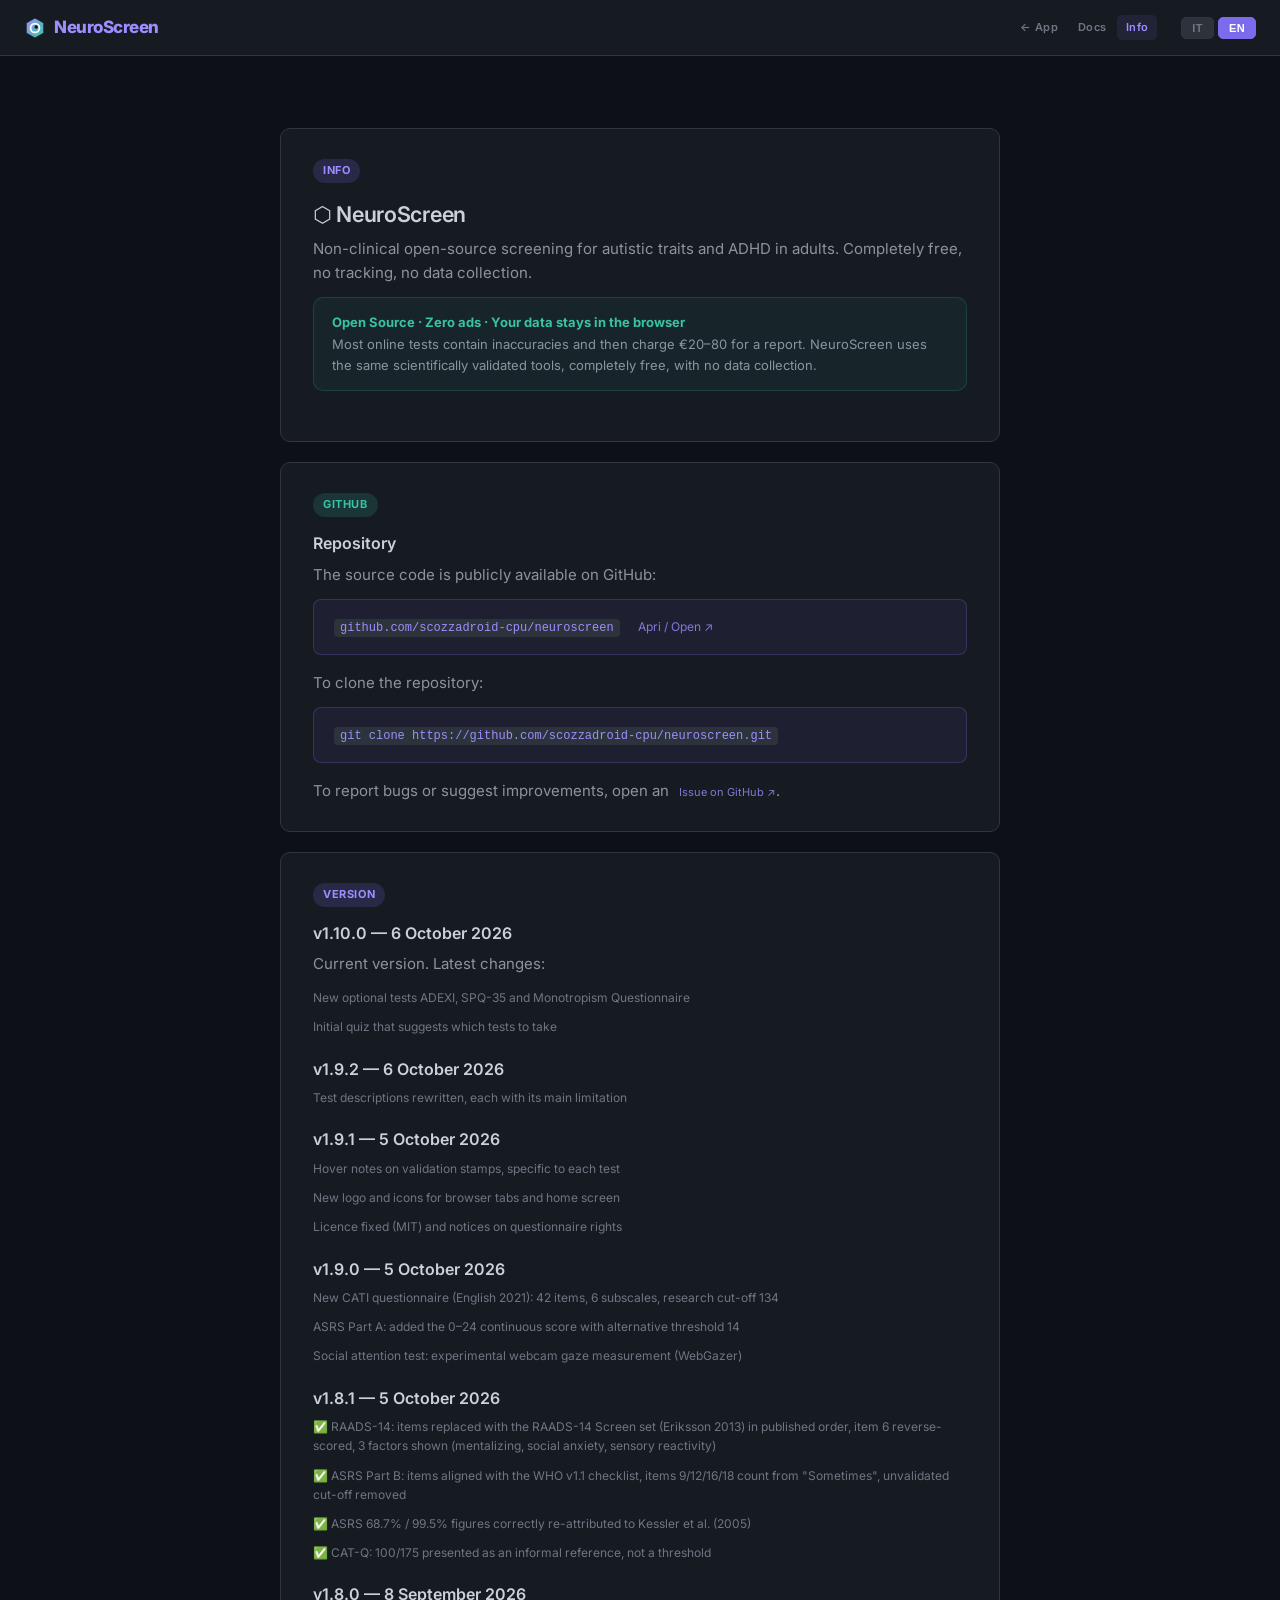
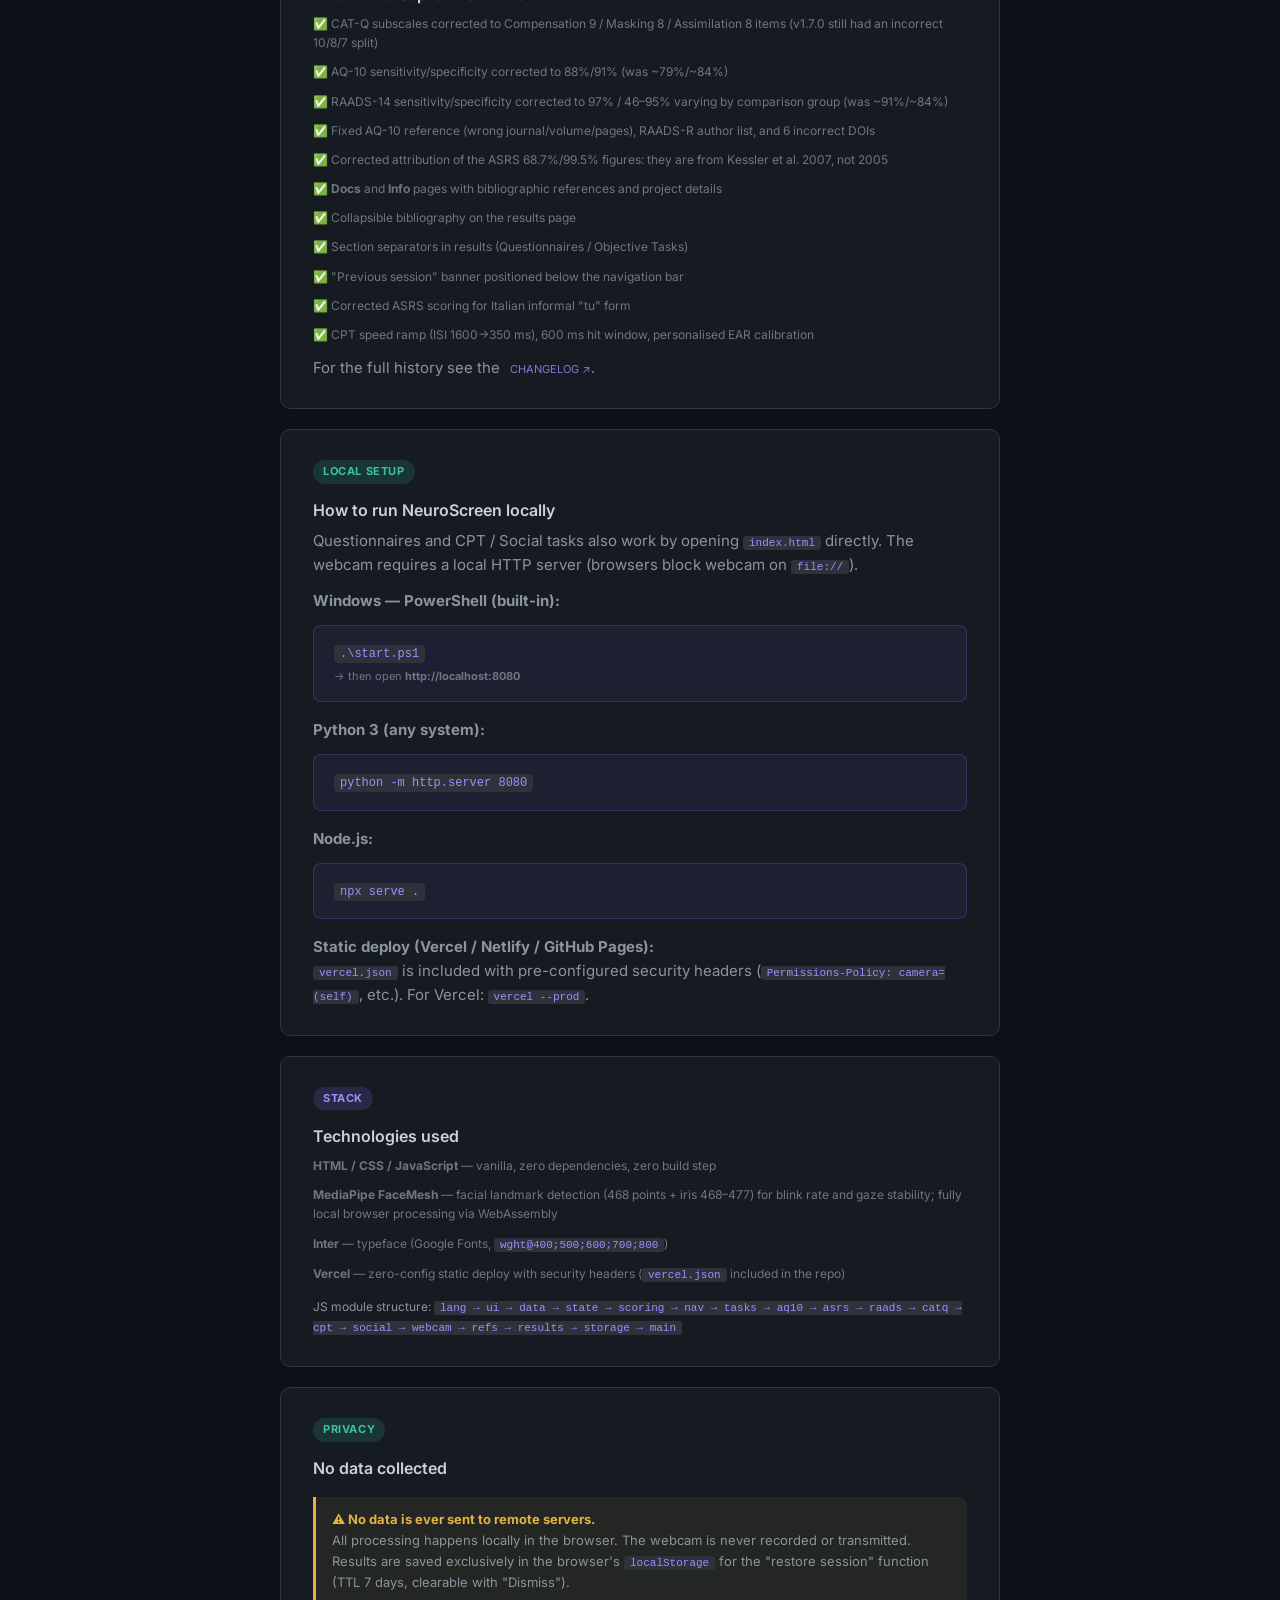
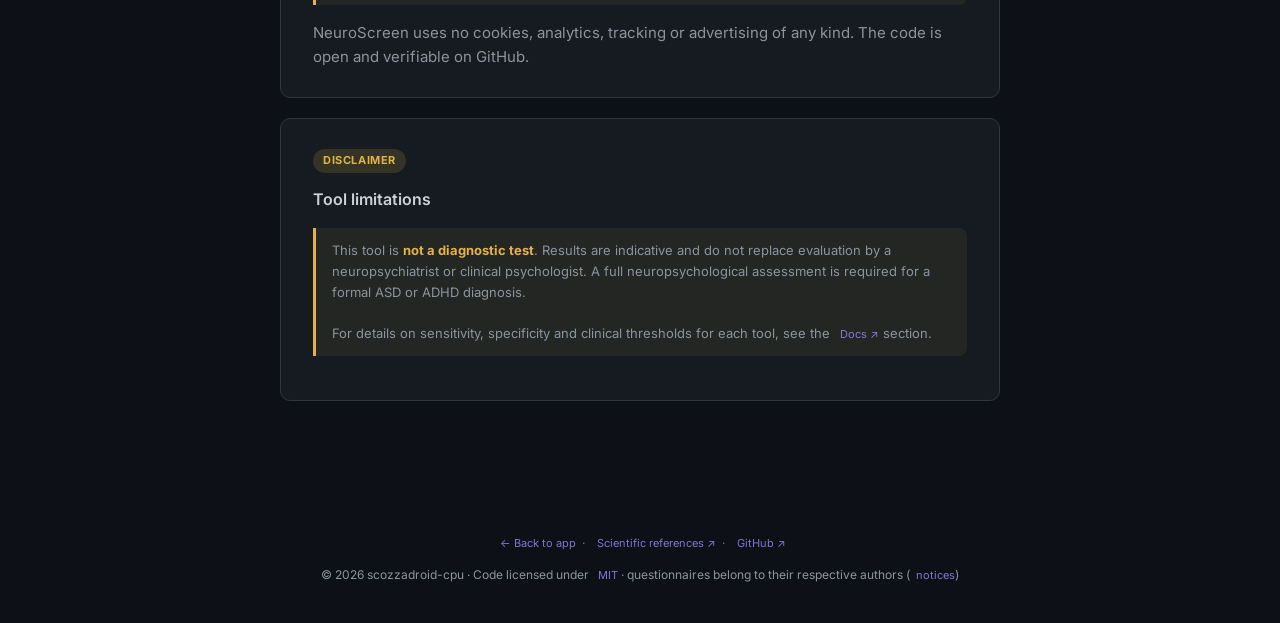
<file: info.html>
<!DOCTYPE html>
<html lang="it" id="html-root">
<head>
  <meta charset="UTF-8">
  <meta name="viewport" content="width=device-width, initial-scale=1.0">
  <link rel="icon" href="favicon.ico" sizes="32x32">
  <link rel="icon" href="img/icons/icon.svg" type="image/svg+xml">
  <link rel="apple-touch-icon" href="img/icons/apple-touch-icon.png">
  <link rel="manifest" href="site.webmanifest">
  <meta name="theme-color" content="#0d1117">
  <title>Info — NeuroScreen</title>
  <link rel="preconnect" href="https://fonts.googleapis.com">
  <link rel="preconnect" href="https://fonts.gstatic.com" crossorigin>
  <link href="https://fonts.googleapis.com/css2?family=Inter:wght@400;500;600;700;800&display=swap" rel="stylesheet">
  <link rel="stylesheet" href="style.css">
  <!-- Detect language before first paint to avoid flash -->
  <script>!function(){var l;try{l=localStorage.getItem('ns_pref_lang')}catch(e){}if(l!=='it'&&l!=='en')l=(navigator.language||'it').toLowerCase().startsWith('it')?'it':'en';document.documentElement.lang=l}();</script>
</head>
<body>

<header>
  <div class="logo"><img class="logo-mark" src="img/icons/icon.svg" alt="" width="22" height="22">NeuroScreen</div>
  <div style="flex:1"></div>
  <div class="header-nav-links">
    <a href="index.html" class="header-link">← App</a>
    <a href="docs.html"  class="header-link">Docs</a>
    <a href="info.html"  class="header-link active">Info</a>
  </div>
  <div class="lang-switch">
    <button class="lang-btn" data-lang="it" onclick="__setStaticLang('it')">IT</button>
    <button class="lang-btn" data-lang="en" onclick="__setStaticLang('en')">EN</button>
  </div>
</header>

<main>

  <!-- ── About ── -->
  <div class="card" style="margin-top:36px">
    <span class="badge badge-purple">Info</span>
    <h2>⬡ NeuroScreen</h2>
    <p class="lang-it">Screening non clinico open-source per tratti autistici e ADHD negli adulti. Completamente gratuito, senza tracciamento, senza raccolta dati.</p>
    <p class="lang-en">Non-clinical open-source screening for autistic traits and ADHD in adults. Completely free, no tracking, no data collection.</p>
    <div class="oss-notice lang-it">
      <strong>Open Source · Zero pubblicità · I tuoi dati restano nel browser</strong><br>
      La maggior parte dei test online presenta imprecisioni e poi propone report a €20–80. NeuroScreen usa gli stessi strumenti validati scientificamente, completamente gratuiti, senza raccogliere alcun dato.
    </div>
    <div class="oss-notice lang-en">
      <strong>Open Source · Zero ads · Your data stays in the browser</strong><br>
      Most online tests contain inaccuracies and then charge €20–80 for a report. NeuroScreen uses the same scientifically validated tools, completely free, with no data collection.
    </div>
  </div>

  <!-- ── GitHub ── -->
  <div class="card">
    <span class="badge badge-teal">GitHub</span>
    <h3>Repository</h3>
    <p class="lang-it">Il codice sorgente è pubblicamente disponibile su GitHub:</p>
    <p class="lang-en">The source code is publicly available on GitHub:</p>
    <div class="server-notice">
      <code>github.com/scozzadroid-cpu/neuroscreen</code>
      &nbsp;
      <a href="https://github.com/scozzadroid-cpu/neuroscreen" target="_blank" rel="noopener" class="ref-link" style="font-size:12px">Apri / Open ↗</a>
    </div>
    <p class="lang-it">Per clonare il repository:</p>
    <p class="lang-en">To clone the repository:</p>
    <div class="server-notice">
      <code>git clone https://github.com/scozzadroid-cpu/neuroscreen.git</code>
    </div>
    <p class="lang-it">Per segnalare bug o proporre miglioramenti, apri una
      <a href="https://github.com/scozzadroid-cpu/neuroscreen/issues" target="_blank" rel="noopener" class="ref-link">Issue su GitHub ↗</a>.
    </p>
    <p class="lang-en">To report bugs or suggest improvements, open an
      <a href="https://github.com/scozzadroid-cpu/neuroscreen/issues" target="_blank" rel="noopener" class="ref-link">Issue on GitHub ↗</a>.
    </p>
  </div>

  <!-- ── Versione ── -->
  <div class="card">
    <span class="badge badge-purple lang-it">Versione</span>
    <span class="badge badge-purple lang-en">Version</span>
    <h3>v1.10.0 — <span class="lang-it">6 ottobre 2026</span><span class="lang-en">6 October 2026</span></h3>
    <p class="lang-it">Versione corrente. Ultime modifiche:</p>
    <p class="lang-en">Current version. Latest changes:</p>
    <ul class="refs-list">
      <li class="lang-it">Nuovi test opzionali ADEXI, SPQ-35 e Monotropism Questionnaire</li>
      <li class="lang-en">New optional tests ADEXI, SPQ-35 and Monotropism Questionnaire</li>
      <li class="lang-it">Quiz iniziale che suggerisce quali test fare</li>
      <li class="lang-en">Initial quiz that suggests which tests to take</li>
    </ul>
    <h3 style="margin-top:20px">v1.9.2 — <span class="lang-it">6 ottobre 2026</span><span class="lang-en">6 October 2026</span></h3>
    <ul class="refs-list">
      <li class="lang-it">Descrizioni dei test riscritte, con il limite principale di ciascuno</li>
      <li class="lang-en">Test descriptions rewritten, each with its main limitation</li>
    </ul>
    <h3 style="margin-top:20px">v1.9.1 — <span class="lang-it">5 ottobre 2026</span><span class="lang-en">5 October 2026</span></h3>
    <ul class="refs-list">
      <li class="lang-it">Note sui timbri di validazione al passaggio del mouse, specifiche per ogni test</li>
      <li class="lang-en">Hover notes on validation stamps, specific to each test</li>
      <li class="lang-it">Nuovo logo e icone per schede del browser e schermata home</li>
      <li class="lang-en">New logo and icons for browser tabs and home screen</li>
      <li class="lang-it">Licenza corretta (MIT) e note sui diritti dei questionari</li>
      <li class="lang-en">Licence fixed (MIT) and notices on questionnaire rights</li>
    </ul>
    <h3 style="margin-top:20px">v1.9.0 — <span class="lang-it">5 ottobre 2026</span><span class="lang-en">5 October 2026</span></h3>
    <ul class="refs-list">
      <li class="lang-it">Nuovo questionario CATI (English 2021): 42 item, 6 sottoscale, cut-off di ricerca 134</li>
      <li class="lang-en">New CATI questionnaire (English 2021): 42 items, 6 subscales, research cut-off 134</li>
      <li class="lang-it">ASRS Parte A: aggiunto il punteggio continuo 0–24 con soglia alternativa 14</li>
      <li class="lang-en">ASRS Part A: added the 0–24 continuous score with alternative threshold 14</li>
      <li class="lang-it">Test di attenzione sociale: misura sperimentale dello sguardo con la webcam (WebGazer)</li>
      <li class="lang-en">Social attention test: experimental webcam gaze measurement (WebGazer)</li>
    </ul>
    <h3 style="margin-top:20px">v1.8.1 — <span class="lang-it">5 ottobre 2026</span><span class="lang-en">5 October 2026</span></h3>
    <ul class="refs-list">
      <li class="lang-it">✅ RAADS-14: sostituiti gli item con quelli del RAADS-14 Screen (Eriksson 2013) nell'ordine pubblicato, aggiunto il punteggio invertito dell'item 6 e i 3 fattori (mentalizzazione, ansia sociale, reattività sensoriale)</li>
      <li class="lang-en">✅ RAADS-14: items replaced with the RAADS-14 Screen set (Eriksson 2013) in published order, item 6 reverse-scored, 3 factors shown (mentalizing, social anxiety, sensory reactivity)</li>
      <li class="lang-it">✅ ASRS Parte B: item allineati alla checklist OMS v1.1, item 9/12/16/18 conteggiati da "A volte", rimossa la soglia non validata</li>
      <li class="lang-en">✅ ASRS Part B: items aligned with the WHO v1.1 checklist, items 9/12/16/18 count from "Sometimes", unvalidated cut-off removed</li>
      <li class="lang-it">✅ Valori 68.7% / 99.5% dell'ASRS riattribuiti correttamente a Kessler et al. (2005)</li>
      <li class="lang-en">✅ ASRS 68.7% / 99.5% figures correctly re-attributed to Kessler et al. (2005)</li>
      <li class="lang-it">✅ CAT-Q: 100/175 presentato come riferimento informale, non come soglia</li>
      <li class="lang-en">✅ CAT-Q: 100/175 presented as an informal reference, not a threshold</li>
    </ul>
    <h3 style="margin-top:20px">v1.8.0 — <span class="lang-it">8 settembre 2026</span><span class="lang-en">8 September 2026</span></h3>
    <ul class="refs-list">
      <li class="lang-it">✅ Subscale CAT-Q corrette a Compensazione 9 / Masking 8 / Assimilazione 8 item (la v1.7.0 riportava ancora una suddivisione 10/8/7 errata)</li>
      <li class="lang-en">✅ CAT-Q subscales corrected to Compensation 9 / Masking 8 / Assimilation 8 items (v1.7.0 still had an incorrect 10/8/7 split)</li>
      <li class="lang-it">✅ Sensibilità/specificità AQ-10 corrette a 88%/91% (erano ~79%/~84%)</li>
      <li class="lang-en">✅ AQ-10 sensitivity/specificity corrected to 88%/91% (was ~79%/~84%)</li>
      <li class="lang-it">✅ Sensibilità/specificità RAADS-14 corrette a 97% / 46–95% variabile per gruppo di confronto (era ~91%/~84%)</li>
      <li class="lang-en">✅ RAADS-14 sensitivity/specificity corrected to 97% / 46–95% varying by comparison group (was ~91%/~84%)</li>
      <li class="lang-it">✅ Corretti riferimento bibliografico AQ-10 (rivista/volume/pagine errati), autori RAADS-R e 6 DOI sbagliati</li>
      <li class="lang-en">✅ Fixed AQ-10 reference (wrong journal/volume/pages), RAADS-R author list, and 6 incorrect DOIs</li>
      <li class="lang-it">✅ Corretta l'attribuzione dei valori ASRS (68.7%/99.5%): sono di Kessler et al. 2007, non 2005</li>
      <li class="lang-en">✅ Corrected attribution of the ASRS 68.7%/99.5% figures: they are from Kessler et al. 2007, not 2005</li>
      <li class="lang-it">✅ Pagine <strong>Docs</strong> e <strong>Info</strong> con riferimenti bibliografici e dettagli progetto</li>
      <li class="lang-en">✅ <strong>Docs</strong> and <strong>Info</strong> pages with bibliographic references and project details</li>
      <li class="lang-it">✅ Bibliografia collassabile nella pagina risultati</li>
      <li class="lang-en">✅ Collapsible bibliography on the results page</li>
      <li class="lang-it">✅ Separatori di sezione nei risultati (Questionari / Task oggettivi)</li>
      <li class="lang-en">✅ Section separators in results (Questionnaires / Objective Tasks)</li>
      <li class="lang-it">✅ Banner "sessione precedente" posizionato sotto la barra di navigazione</li>
      <li class="lang-en">✅ "Previous session" banner positioned below the navigation bar</li>
      <li class="lang-it">✅ Scoring ASRS corretto per la forma "tu" italiana</li>
      <li class="lang-en">✅ Corrected ASRS scoring for Italian informal "tu" form</li>
      <li class="lang-it">✅ Speed ramp CPT (ISI 1600→350 ms), finestra hit 600 ms, calibrazione EAR personalizzata</li>
      <li class="lang-en">✅ CPT speed ramp (ISI 1600→350 ms), 600 ms hit window, personalised EAR calibration</li>
    </ul>
    <p style="margin-top:12px" class="lang-it">Per la cronologia completa vedi il <a href="CHANGELOG.md" class="ref-link">CHANGELOG ↗</a>.</p>
    <p style="margin-top:12px" class="lang-en">For the full history see the <a href="CHANGELOG.md" class="ref-link">CHANGELOG ↗</a>.</p>
  </div>

  <!-- ── Setup locale ── -->
  <div class="card">
    <span class="badge badge-teal lang-it">Setup locale</span>
    <span class="badge badge-teal lang-en">Local setup</span>
    <h3 class="lang-it">Come eseguire NeuroScreen in locale</h3>
    <h3 class="lang-en">How to run NeuroScreen locally</h3>
    <p class="lang-it">I questionari e i task CPT / Sociale funzionano anche aprendo direttamente il file <code class="docs-code">index.html</code>. La webcam richiede un server HTTP locale (i browser bloccano la webcam su <code class="docs-code">file://</code>).</p>
    <p class="lang-en">Questionnaires and CPT / Social tasks also work by opening <code class="docs-code">index.html</code> directly. The webcam requires a local HTTP server (browsers block webcam on <code class="docs-code">file://</code>).</p>

    <p><strong>Windows — PowerShell (<span class="lang-it">incluso</span><span class="lang-en">built-in</span>):</strong></p>
    <div class="server-notice">
      <code>.\start.ps1</code><br>
      <span style="color:var(--text3);font-size:11px">→ <span class="lang-it">poi apri</span><span class="lang-en">then open</span> <strong>http://localhost:8080</strong></span>
    </div>

    <p><strong>Python 3 (<span class="lang-it">qualsiasi sistema</span><span class="lang-en">any system</span>):</strong></p>
    <div class="server-notice">
      <code>python -m http.server 8080</code>
    </div>

    <p><strong>Node.js:</strong></p>
    <div class="server-notice">
      <code>npx serve .</code>
    </div>

    <p class="lang-it"><strong>Deploy statico (Vercel / Netlify / GitHub Pages):</strong><br>
    È incluso <code class="docs-code">vercel.json</code> con header di sicurezza preconfigurati (<code class="docs-code">Permissions-Policy: camera=(self)</code>, ecc.). Per Vercel: <code class="docs-code">vercel --prod</code>.</p>
    <p class="lang-en"><strong>Static deploy (Vercel / Netlify / GitHub Pages):</strong><br>
    <code class="docs-code">vercel.json</code> is included with pre-configured security headers (<code class="docs-code">Permissions-Policy: camera=(self)</code>, etc.). For Vercel: <code class="docs-code">vercel --prod</code>.</p>
  </div>

  <!-- ── Stack tecnico ── -->
  <div class="card">
    <span class="badge badge-purple">Stack</span>
    <h3 class="lang-it">Tecnologie utilizzate</h3>
    <h3 class="lang-en">Technologies used</h3>
    <ul class="refs-list">
      <li><strong>HTML / CSS / JavaScript</strong> — <span class="lang-it">vanilla, zero dipendenze, zero build step</span><span class="lang-en">vanilla, zero dependencies, zero build step</span></li>
      <li><strong>MediaPipe FaceMesh</strong> — <span class="lang-it">rilevamento landmark facciali (468 punti + iris 468–477) per blink rate e gaze stability; elaborazione completamente locale nel browser via WebAssembly</span><span class="lang-en">facial landmark detection (468 points + iris 468–477) for blink rate and gaze stability; fully local browser processing via WebAssembly</span></li>
      <li><strong>Inter</strong> — <span class="lang-it">font tipografico (Google Fonts, </span><span class="lang-en">typeface (Google Fonts, </span><code class="docs-code">wght@400;500;600;700;800</code>)</li>
      <li><strong>Vercel</strong> — <span class="lang-it">deploy statico zero-config con header di sicurezza (<code class="docs-code">vercel.json</code> incluso nel repo)</span><span class="lang-en">zero-config static deploy with security headers (<code class="docs-code">vercel.json</code> included in the repo)</span></li>
    </ul>
    <p style="font-size:12px;margin-top:12px" class="lang-it">Struttura moduli JS: <code class="docs-code">lang → ui → data → state → scoring → nav → tasks → aq10 → asrs → raads → catq → cpt → social → webcam → refs → results → storage → main</code></p>
    <p style="font-size:12px;margin-top:12px" class="lang-en">JS module structure: <code class="docs-code">lang → ui → data → state → scoring → nav → tasks → aq10 → asrs → raads → catq → cpt → social → webcam → refs → results → storage → main</code></p>
  </div>

  <!-- ── Privacy ── -->
  <div class="card">
    <span class="badge badge-teal">Privacy</span>
    <h3 class="lang-it">Nessun dato raccolto</h3>
    <h3 class="lang-en">No data collected</h3>
    <div class="disclaimer lang-it">
      <strong>⚠️ Nessun dato viene mai inviato a server remoti.</strong><br>
      Tutta l'elaborazione avviene localmente nel browser. La webcam non viene mai registrata o trasmessa. I risultati vengono salvati esclusivamente in <code class="docs-code">localStorage</code> del browser per la funzione "ripristina sessione" (TTL 7 giorni, cancellabile con "Ignora").
    </div>
    <div class="disclaimer lang-en">
      <strong>⚠️ No data is ever sent to remote servers.</strong><br>
      All processing happens locally in the browser. The webcam is never recorded or transmitted. Results are saved exclusively in the browser's <code class="docs-code">localStorage</code> for the "restore session" function (TTL 7 days, clearable with "Dismiss").
    </div>
    <p class="lang-it">NeuroScreen non usa cookie, analytics, tracking o pubblicità di alcun tipo. Il codice è aperto e verificabile su GitHub.</p>
    <p class="lang-en">NeuroScreen uses no cookies, analytics, tracking or advertising of any kind. The code is open and verifiable on GitHub.</p>
  </div>

  <!-- ── Disclaimer ── -->
  <div class="card">
    <span class="badge badge-warn">Disclaimer</span>
    <h3 class="lang-it">Limiti dello strumento</h3>
    <h3 class="lang-en">Tool limitations</h3>
    <div class="disclaimer lang-it">
      Questo strumento <strong>non è un test diagnostico</strong>. I risultati sono indicativi e non sostituiscono la valutazione di un neuropsichiatra o psicologo clinico. Per una diagnosi formale di ASD o ADHD è necessaria una valutazione neuropsicologica completa.<br><br>
      Per i dettagli su sensibilità, specificità e soglie cliniche di ogni strumento, consulta la sezione <a href="docs.html" class="ref-link">Docs ↗</a>.
    </div>
    <div class="disclaimer lang-en">
      This tool is <strong>not a diagnostic test</strong>. Results are indicative and do not replace evaluation by a neuropsychiatrist or clinical psychologist. A full neuropsychological assessment is required for a formal ASD or ADHD diagnosis.<br><br>
      For details on sensitivity, specificity and clinical thresholds for each tool, see the <a href="docs.html" class="ref-link">Docs ↗</a> section.
    </div>
  </div>

</main>

<footer style="text-align:center;padding:32px 20px 48px;color:var(--text3);font-size:12px">
  <a href="index.html" class="ref-link lang-it">← Torna all'app</a>
  <a href="index.html" class="ref-link lang-en">← Back to app</a>
  &nbsp;·&nbsp;
  <a href="docs.html" class="ref-link lang-it">Riferimenti scientifici ↗</a>
  <a href="docs.html" class="ref-link lang-en">Scientific references ↗</a>
  &nbsp;·&nbsp;
  <a href="https://github.com/scozzadroid-cpu/neuroscreen" target="_blank" rel="noopener" class="ref-link">GitHub ↗</a>
  <p style="margin-top:12px">© 2026 scozzadroid-cpu · <span class="lang-it">Codice con licenza</span><span class="lang-en">Code licensed under</span> <a href="https://github.com/scozzadroid-cpu/neuroscreen/blob/main/LICENSE" target="_blank" rel="noopener" class="ref-link">MIT</a> · <span class="lang-it">i questionari appartengono ai rispettivi autori</span><span class="lang-en">questionnaires belong to their respective authors</span> (<a href="https://github.com/scozzadroid-cpu/neuroscreen/blob/main/THIRD_PARTY_NOTICES.md" target="_blank" rel="noopener" class="ref-link">notices</a>)</p>
</footer>

<script src="js/static-lang.js"></script>
</body>
</html>
</file>
<file: style.css>
/* NeuroScreen — ASD & ADHD Screener */

*, *::before, *::after { box-sizing: border-box; margin: 0; padding: 0; }

:root {
  --bg:       #0d1117;
  --surf:     #161b22;
  --surf2:    #21262d;
  --surf3:    #2d333b;
  --border:   #30363d;
  --primary:  #7c6bec;
  --primary2: #9d8eff;
  --teal:     #3fb950;
  --teal2:    #38c4a0;
  --warn:     #e3b341;
  --danger:   #f85149;
  --text:     #c9d1d9;
  --text2:    #8b949e;
  --text3:    #6e7681;
  --radius:   10px;
  --shadow:   0 4px 24px rgba(0,0,0,.4);
}

body {
  font-family: 'Inter', 'Segoe UI', system-ui, -apple-system, sans-serif;
  background: var(--bg);
  color: var(--text);
  min-height: 100vh;
  line-height: 1.6;
  font-size: 15px;
  -webkit-font-smoothing: antialiased;
}

/* ── Header / Steps ── */
header {
  display: flex;
  align-items: center;
  gap: 24px;
  padding: 0 24px;
  height: 56px;
  background: var(--surf);
  border-bottom: 1px solid var(--border);
  position: sticky;
  top: 0;
  z-index: 100;
}

.logo {
  font-size: 17px;
  font-weight: 800;
  color: var(--primary2);
  letter-spacing: -0.5px;
  white-space: nowrap;
}

#steps {
  display: flex;
  align-items: center;
  gap: 0;
  overflow-x: auto;
  scrollbar-width: none;
}
#steps::-webkit-scrollbar { display: none; }

.step-item {
  display: flex;
  align-items: center;
  gap: 6px;
  padding: 6px 14px;
  font-size: 12px;
  color: var(--text3);
  white-space: nowrap;
  position: relative;
  transition: color .2s;
}
.step-item::after {
  content: '›';
  position: absolute;
  right: -2px;
  color: var(--border);
}
.step-item:last-child::after { display: none; }
.step-item.active  { color: var(--primary2); font-weight: 600; }
.step-item.done    { color: var(--teal); }

/* ── Screens ── */
main { max-width: 760px; margin: 0 auto; padding: 36px 20px 80px; }

.screen { display: none; }
.screen.active { display: block; animation: fadeUp .25s ease; }

@keyframes fadeUp {
  from { opacity: 0; transform: translateY(8px); }
  to   { opacity: 1; transform: translateY(0); }
}

/* ── Card ── */
.card {
  background: var(--surf);
  border: 1px solid var(--border);
  border-radius: var(--radius);
  padding: 28px 32px;
  margin-bottom: 20px;
}

.card-sm { padding: 20px 24px; }

/* ── Badge ── */
.badge {
  display: inline-block;
  padding: 3px 10px;
  border-radius: 20px;
  font-size: 11px;
  font-weight: 700;
  letter-spacing: .6px;
  text-transform: uppercase;
  margin-bottom: 14px;
}
.badge-purple { background: rgba(124,107,236,.18); color: var(--primary2); }
.badge-teal   { background: rgba(56,196,160,.15);  color: var(--teal2); }
.badge-warn   { background: rgba(227,179,65,.15);  color: var(--warn); }

/* ── Typography ── */
h1 { font-size: 2rem; font-weight: 700; letter-spacing: -0.5px; margin-bottom: 8px; }
h2 { font-size: 1.35rem; font-weight: 600; margin-bottom: 6px; letter-spacing: -0.3px; }
h3 { font-size: 1rem; font-weight: 600; margin-bottom: 6px; }
p  { color: var(--text2); margin-bottom: 12px; }
p:last-child { margin-bottom: 0; }

.subtitle { font-size: 1.05rem; color: var(--text2); margin-bottom: 20px; }
.section-label {
  font-size: 0.75rem;
  text-transform: uppercase;
  letter-spacing: 0.9px;
  color: var(--text3);
  font-weight: 600;
  margin-bottom: 14px;
}

/* ── Disclaimer box ── */
.disclaimer {
  background: rgba(227,179,65,.07);
  border-left: 3px solid var(--warn);
  border-radius: 0 8px 8px 0;
  padding: 12px 16px;
  margin: 16px 0;
  font-size: 13px;
  color: var(--text2);
}
.disclaimer strong { color: var(--warn); }

/* ── Feature list (legacy, kept for compat) ── */
.features-list {
  list-style: none;
  margin: 16px 0 20px;
}
.features-list li {
  padding: 8px 0;
  border-bottom: 1px solid var(--border);
  font-size: 14px;
  color: var(--text2);
}
.features-list li:last-child { border-bottom: none; }
.features-list li strong { color: var(--text); }

/* ── Welcome hero ── */
.wlc-hero {
  text-align: center;
  padding: 52px 20px 30px;
}
.wlc-hero-badges {
  display: flex;
  align-items: center;
  justify-content: center;
  flex-wrap: wrap;
  gap: 8px;
  margin-bottom: 18px;
}
.wlc-hero h1 {
  font-size: 3.2rem;
  font-weight: 800;
  letter-spacing: -2px;
  margin-bottom: 10px;
  background: linear-gradient(135deg, var(--primary2) 0%, var(--teal2) 100%);
  -webkit-background-clip: text;
  -webkit-text-fill-color: transparent;
  background-clip: text;
}
.oss-pill {
  background: rgba(56, 196, 160, 0.12);
  color: var(--teal2);
  font-size: 11px;
}

/* ── Open-source notice ── */
.oss-notice {
  background: rgba(56, 196, 160, 0.06);
  border: 1px solid rgba(56, 196, 160, 0.18);
  border-radius: var(--radius);
  padding: 14px 18px;
  margin-bottom: 22px;
  font-size: 13px;
  color: var(--text2);
  line-height: 1.65;
}
.oss-notice strong { color: var(--teal2); }

/* ── Test selection grid ── */
.test-grid {
  display: grid;
  grid-template-columns: 1fr 1fr;
  gap: 10px;
  margin-bottom: 22px;
}
.test-card {
  background: var(--surf2);
  border: 1px solid var(--border);
  border-radius: var(--radius);
  padding: 14px 16px;
  transition: border-color .15s, background .15s;
}
.test-card:has(input:checked) {
  border-color: rgba(124, 107, 236, 0.45);
  background: rgba(124, 107, 236, 0.04);
}
.test-card-header {
  display: flex;
  align-items: center;
  gap: 12px;
  margin-bottom: 8px;
}
.test-card-title {
  font-size: 13px;
  font-weight: 600;
  color: var(--text);
  line-height: 1.3;
}
.test-card-meta {
  font-size: 11px;
  color: var(--text3);
  margin-top: 2px;
}
.test-card-desc {
  font-size: 12px;
  color: var(--text2);
  margin: 0;
  line-height: 1.55;
}

/* ── Toggle switch ── */
.ts-toggle {
  position: relative;
  display: inline-block;
  width: 38px;
  height: 21px;
  flex-shrink: 0;
  cursor: pointer;
}
.ts-toggle input { opacity: 0; width: 0; height: 0; position: absolute; }
.ts-slider {
  position: absolute;
  inset: 0;
  background: var(--surf3);
  border-radius: 21px;
  border: 1px solid var(--border);
  transition: background .2s, border-color .2s;
}
.ts-slider::before {
  content: '';
  position: absolute;
  height: 15px;
  width: 15px;
  left: 2px;
  top: 2px;
  background: var(--text3);
  border-radius: 50%;
  transition: transform .2s, background .2s;
}
.ts-toggle input:checked + .ts-slider              { background: var(--primary); border-color: var(--primary); }
.ts-toggle input:checked + .ts-slider::before      { transform: translateX(17px); background: #fff; }
/* Extended-mode toggle: smaller + amber */
.ts-toggle-sm { width: 30px; height: 17px; }
.ts-toggle-sm .ts-slider { border-radius: 17px; }
.ts-toggle-sm .ts-slider::before { height: 13px; width: 13px; }
.ts-toggle-sm input:checked + .ts-slider::before { transform: translateX(13px); }
.ts-toggle-ext input:checked + .ts-slider { background: var(--warn); border-color: var(--warn); }
/* Extended row inside a test card */
.test-card-ext { display: flex; align-items: center; gap: 8px; margin-top: 8px; padding-top: 8px; border-top: 1px solid var(--border); }
.test-card-ext-label { font-size: 11px; color: var(--text3); }

/* ── Welcome footer (duration + CTA) ── */
.wlc-footer {
  display: flex;
  align-items: center;
  justify-content: space-between;
  flex-wrap: wrap;
  gap: 14px;
  margin-top: 20px;
  padding-top: 18px;
  border-top: 1px solid var(--border);
}
.wlc-footer p { margin: 0; font-size: 13px; color: var(--text2); }

/* ── Question block ── */
.q-header {
  display: flex;
  align-items: center;
  gap: 16px;
  margin-bottom: 24px;
}
.q-header h2 { margin-bottom: 0; white-space: nowrap; font-size: 1.1rem; }

.progress-track {
  flex: 1;
  height: 4px;
  background: var(--surf3);
  border-radius: 4px;
  overflow: hidden;
}
.progress-fill {
  height: 100%;
  background: linear-gradient(90deg, var(--primary), var(--teal2));
  border-radius: 4px;
  transition: width .35s ease;
}

.question-text {
  font-size: 1.05rem;
  font-weight: 500;
  color: var(--text);
  margin-bottom: 18px;
  line-height: 1.5;
}

.options-list { display: flex; flex-direction: column; gap: 8px; margin-bottom: 24px; }

.opt-btn {
  background: var(--surf2);
  border: 2px solid transparent;
  border-radius: 8px;
  padding: 11px 16px;
  text-align: left;
  font-size: 14px;
  color: var(--text2);
  cursor: pointer;
  transition: all .15s ease;
}
.opt-btn:hover  { border-color: var(--primary); color: var(--text); }
.opt-btn.sel    { border-color: var(--primary); background: rgba(124,107,236,.12); color: var(--text); }

.q-nav {
  display: flex;
  justify-content: space-between;
  align-items: center;
  padding-top: 4px;
}

/* ── Buttons ── */
.btn {
  display: inline-flex;
  align-items: center;
  gap: 6px;
  padding: 10px 24px;
  border-radius: 7px;
  border: none;
  font-size: 14px;
  font-weight: 600;
  cursor: pointer;
  transition: all .15s ease;
}
.btn-primary  { background: var(--primary); color: #fff; }
.btn-primary:hover { background: var(--primary2); transform: translateY(-1px); }
.btn-primary:disabled { opacity: .35; cursor: not-allowed; transform: none; }
.btn-outline  { background: transparent; border: 2px solid var(--border); color: var(--text2); }
.btn-outline:hover { border-color: var(--primary); color: var(--text); }
.btn-teal     { background: var(--teal2); color: #0d1117; }
.btn-teal:hover { background: #57d9bc; }
.btn-danger   { background: var(--danger); color: #fff; }
.btn-lg       { padding: 12px 32px; font-size: 15px; }
.btn-sm       { padding: 6px 14px;  font-size: 12px; }

/* ── CPT Task ── */
.cpt-box {
  display: flex;
  flex-direction: column;
  align-items: center;
  padding: 20px 0;
}

#cpt-letter {
  width: 160px;
  height: 160px;
  border-radius: 14px;
  background: var(--surf2);
  border: 2px solid var(--border);
  display: flex;
  align-items: center;
  justify-content: center;
  font-size: 5.5rem;
  font-weight: 900;
  color: var(--text);
  letter-spacing: -2px;
  margin: 20px 0;
  transition: border-color .08s, background .08s;
  user-select: none;
}
#cpt-letter.target-shown { border-color: var(--primary); background: rgba(124,107,236,.1); }
#cpt-letter.hit          { border-color: var(--teal2); background: rgba(56,196,160,.12); color: var(--teal2); }
#cpt-letter.miss         { border-color: var(--danger); background: rgba(248,81,73,.1); }
#cpt-letter.false-alarm  { border-color: var(--danger); background: rgba(248,81,73,.1); color: var(--danger); }
#cpt-letter.late-hit     { border-color: var(--warn);   background: rgba(255,204,0,.10); color: var(--warn); }

.cpt-instruction {
  font-size: 0.9rem;
  color: var(--text2);
  text-align: center;
  margin-bottom: 8px;
}
.cpt-key-hint {
  display: inline-block;
  background: var(--surf3);
  border: 1px solid var(--border);
  border-radius: 5px;
  padding: 2px 8px;
  font-family: monospace;
  font-size: 13px;
}

.timer-wrap { width: 100%; margin-bottom: 8px; }
.timer-bar  { height: 5px; background: var(--surf3); border-radius: 5px; overflow: hidden; }
.timer-fill {
  height: 100%;
  background: linear-gradient(90deg, var(--primary), var(--teal2));
  border-radius: 5px;
  transition: width .1s linear;
}
.timer-label { font-size: 12px; color: var(--text3); margin-top: 4px; text-align: right; }

.cpt-stats { display: flex; gap: 28px; margin-top: 16px; }
.cpt-stat  { text-align: center; }
.cpt-stat-val { font-size: 1.5rem; font-weight: 700; color: var(--primary2); }
.cpt-stat-lbl { font-size: 11px; color: var(--text3); text-transform: uppercase; letter-spacing: .4px; }

#cpt-respond-btn {
  width: 160px;
  height: 56px;
  font-size: 1.1rem;
  border-radius: 10px;
}

/* ── Social Attention Test ── */

/* Fase lettura */
.reading-phase {
  background: var(--surf2);
  border: 1px solid var(--border);
  border-radius: var(--radius);
  padding: 20px 24px 16px;
  margin: 8px 0 16px;
}
.reading-trial-num {
  font-size: 11px;
  text-transform: uppercase;
  letter-spacing: .5px;
  color: var(--text3);
  margin-bottom: 10px;
}
.reading-label {
  font-size: 12px;
  text-transform: uppercase;
  letter-spacing: .5px;
  color: var(--primary2);
  margin-bottom: 10px;
  font-weight: 600;
}
.reading-text {
  font-size: 15px;
  color: var(--text);
  line-height: 1.75;
  margin-bottom: 14px;
  padding: 12px 16px;
  background: var(--surf3);
  border-radius: 8px;
  border-left: 3px solid var(--primary);
}
.reading-hint {
  font-size: 12px;
  color: var(--text3);
  font-style: italic;
  margin-bottom: 12px;
}
.reading-bar-wrap {
  height: 3px;
  background: var(--surf3);
  border-radius: 3px;
  overflow: hidden;
}
.reading-bar-fill {
  height: 100%;
  width: 0%;
  background: linear-gradient(90deg, var(--primary), var(--teal2));
  border-radius: 3px;
}

.face-arena {
  position: relative;
  width: 100%;
  height: 330px;
  display: flex;
  align-items: center;
  justify-content: center;
  overflow: hidden;
  background: var(--surf2);
  border-radius: var(--radius);
  margin: 12px 0 16px;
}

.face-wrap {
  display: inline-flex;
  position: relative;
}

#face-overlay {
  position: absolute;
  inset: 0;
  background: var(--surf2);
  border-radius: 12px;
  transition: opacity .12s ease;
  pointer-events: none;
}

.face-photo {
  width: 220px;
  height: 270px;
  object-fit: cover;
  border-radius: 8px;
  display: block;
}

.face-regions {
  display: grid;
  grid-template-columns: 1fr 1fr;
  gap: 10px;
  margin-top: 16px;
}
.region-btn {
  background: var(--surf2);
  border: 2px solid var(--border);
  border-radius: 8px;
  padding: 14px;
  font-size: 14px;
  font-weight: 600;
  color: var(--text2);
  cursor: pointer;
  text-align: center;
  transition: all .15s;
}
.region-btn:hover { border-color: var(--primary2); color: var(--text); }
.region-btn-wide  {
  grid-column: 1 / -1;
  background: var(--surf3);
  border-color: var(--surf3);
  color: var(--text3);
  font-weight: 500;
}
.region-btn-wide:hover { border-color: var(--text3); color: var(--text2); }

/* ── Webcam setup ── */
.webcam-privacy-box {
  background: rgba(56,196,160,.07);
  border: 1px solid rgba(56,196,160,.2);
  border-radius: 8px;
  padding: 12px 16px;
  margin-bottom: 18px;
  font-size: 13px;
  color: var(--text2);
  line-height: 1.6;
}
.webcam-section-label {
  font-size: 12px;
  font-weight: 700;
  color: var(--text);
  margin-bottom: 8px;
}
.webcam-tips {
  padding-left: 20px;
  font-size: 14px;
  color: var(--text2);
  margin-bottom: 4px;
}
.webcam-tips li { margin-bottom: 5px; }

/* ── Webcam (legacy wrap, kept for compat) ── */
#webcam-wrap {
  position: relative;
  width: 320px;
  margin: 0 auto 16px;
  border-radius: 10px;
  overflow: hidden;
}
#cam-video {
  width: 320px;
  height: 240px;
  object-fit: cover;
  display: block;
  transform: scaleX(-1);
}
#cam-canvas {
  position: absolute;
  top: 0; left: 0;
  width: 320px;
  height: 240px;
  pointer-events: none;
  transform: scaleX(-1);
}
.cam-status {
  position: absolute;
  bottom: 8px;
  left: 50%;
  transform: translateX(-50%);
  background: rgba(0,0,0,.65);
  color: #fff;
  font-size: 11px;
  padding: 3px 10px;
  border-radius: 20px;
  white-space: nowrap;
}

.metric-row { display: grid; grid-template-columns: repeat(3, 1fr); gap: 12px; margin: 16px 0; }
.metric-card { background: var(--surf2); border-radius: 8px; padding: 14px; text-align: center; }
.metric-val  { font-size: 1.8rem; font-weight: 700; color: var(--primary2); }
.metric-lbl  { font-size: 11px; color: var(--text3); margin-top: 3px; }

.server-notice {
  background: rgba(124,107,236,.08);
  border: 1px solid rgba(124,107,236,.25);
  border-radius: 8px;
  padding: 16px 20px;
  font-size: 13px;
  color: var(--text2);
  margin-bottom: 16px;
}
.server-notice code {
  background: var(--surf3);
  padding: 2px 6px;
  border-radius: 4px;
  font-size: 12px;
  color: var(--primary2);
}

/* ── Results ── */
.result-grid { display: grid; grid-template-columns: 1fr 1fr; gap: 16px; margin-bottom: 20px; }

.result-block {
  background: var(--surf2);
  border: 1px solid var(--border);
  border-radius: var(--radius);
  padding: 20px;
  text-align: center;
}
.result-score { font-size: 2.8rem; font-weight: 700; margin-bottom: 2px; }
.result-max   { font-size: 13px; color: var(--text3); }
.result-name  { font-size: 11px; color: var(--text3); text-transform: uppercase; letter-spacing: .5px; margin-bottom: 10px; }
.result-chip  {
  display: inline-block;
  padding: 4px 12px;
  border-radius: 20px;
  font-size: 11px;
  font-weight: 700;
  text-transform: uppercase;
  letter-spacing: .4px;
}
.chip-low   { background: rgba(63,185,80,.15);  color: var(--teal); }
.chip-mid   { background: rgba(227,179,65,.15); color: var(--warn); }
.chip-high  { background: rgba(248,81,73,.15);  color: var(--danger); }

.cpt-result-row { display: flex; flex-wrap: wrap; gap: 12px; margin: 12px 0; }
.cpt-pill {
  background: var(--surf3);
  border-radius: 20px;
  padding: 5px 14px;
  font-size: 13px;
  color: var(--text2);
}
.cpt-pill span { font-weight: 700; color: var(--text); }

.profile-box {
  background: linear-gradient(135deg, rgba(124,107,236,.08), rgba(56,196,160,.05));
  border: 1px solid rgba(124,107,236,.2);
  border-radius: var(--radius);
  padding: 20px 24px;
  margin-bottom: 20px;
}
.profile-box h3 { color: var(--primary2); margin-bottom: 8px; }

/* ── Score bar ── */
.score-bar-wrap { margin: 6px 0 2px; }
.score-bar {
  height: 6px;
  background: var(--surf3);
  border-radius: 6px;
  overflow: hidden;
  margin-bottom: 3px;
}
.score-bar-fill {
  height: 100%;
  border-radius: 6px;
  transition: width .5s ease .2s;
}
.score-bar-fill.purple { background: linear-gradient(90deg, var(--primary), var(--primary2)); }
.score-bar-fill.teal   { background: linear-gradient(90deg, var(--teal2), var(--teal)); }
.score-bar-fill.warn   { background: linear-gradient(90deg, var(--warn), #f0a30a); }

/* ── Restore banner ── */
#restore-banner {
  position: sticky;
  top: 56px;
  z-index: 90;
  background: var(--surf2);
  border-bottom: 1px solid rgba(124,107,236,.4);
  padding: 10px 24px;
}
.restore-inner {
  display: flex;
  align-items: center;
  gap: 16px;
  max-width: 760px;
  margin: 0 auto;
  flex-wrap: wrap;
}
.restore-text { font-size: 13px; color: var(--text2); flex: 1; }
.restore-text em { color: var(--text3); }
.restore-btns { display: flex; gap: 8px; }

/* ── CAT-Q Likert scale ── */
.likert-anchors {
  display: flex;
  justify-content: space-between;
  font-size: 11px;
  color: var(--text3);
  margin-bottom: 8px;
}
.likert-btns {
  display: flex;
  gap: 8px;
  justify-content: center;
}
.likert-btn {
  width: 44px;
  height: 44px;
  border-radius: 8px;
  border: 2px solid var(--border);
  background: var(--surf2);
  color: var(--text2);
  font-size: 15px;
  font-weight: 600;
  cursor: pointer;
  transition: all .15s ease;
  flex-shrink: 0;
}
.likert-btn:hover { border-color: var(--warn); color: var(--text); }
.likert-btn.sel   { border-color: var(--warn); background: rgba(227,179,65,.15); color: var(--warn); }

/* ── Results 4-column grid ── */
.result-grid-4 { grid-template-columns: repeat(auto-fit, minmax(150px, 1fr)); }

/* ── Print / export ── */
.actions-row { display: flex; gap: 12px; flex-wrap: wrap; margin-top: 24px; }

/* ── Header restart button ── */
.header-restart-btn {
  background: transparent;
  border: 1px solid var(--border);
  border-radius: 6px;
  color: var(--text3);
  font-size: 16px;
  line-height: 1;
  padding: 4px 9px;
  cursor: pointer;
  margin-left: auto;
  flex-shrink: 0;
  transition: border-color .15s, color .15s;
}
.header-restart-btn:hover { border-color: var(--danger); color: var(--danger); }

/* ── Lang switch ── */
.lang-switch {
  display: flex;
  gap: 4px;
  flex-shrink: 0;
}
.lang-btn {
  background: var(--surf3);
  border: 1px solid var(--border);
  border-radius: 5px;
  padding: 4px 10px;
  font-size: 11px;
  font-weight: 700;
  color: var(--text3);
  cursor: pointer;
  letter-spacing: .4px;
  transition: all .15s;
}
.lang-btn:hover  { border-color: var(--primary); color: var(--text); }
.lang-btn.active { background: var(--primary); border-color: var(--primary); color: #fff; }

/* ── Results section labels ── */
.results-section-label {
  font-size: 10px;
  text-transform: uppercase;
  letter-spacing: 1px;
  color: var(--text3);
  font-weight: 700;
  padding: 6px 0 5px;
  border-bottom: 1px solid var(--border);
  margin: 8px 0 14px;
}

/* ── Scientific References ── */
.refs-header {
  display: flex;
  align-items: center;
  justify-content: space-between;
  margin-bottom: 0;
}
.refs-header h3 { margin-bottom: 0; color: var(--primary2); }
.refs-toggle-btn {
  background: transparent;
  border: 1px solid var(--border);
  border-radius: 5px;
  padding: 3px 10px;
  font-size: 11px;
  color: var(--text3);
  cursor: pointer;
  flex-shrink: 0;
  transition: border-color .15s, color .15s;
}
.refs-toggle-btn:hover { border-color: var(--primary); color: var(--primary2); }
.refs-block h3 { color: var(--primary2); margin-bottom: 12px; }
.refs-list {
  list-style: none;
  display: flex;
  flex-direction: column;
  gap: 10px;
}
.refs-list li {
  font-size: 12px;
  color: var(--text3);
  line-height: 1.6;
  padding-left: 0;
}
.refs-list em { color: var(--text2); font-style: italic; }
.ref-badge {
  display: inline-block;
  padding: 2px 7px;
  border-radius: 4px;
  font-size: 10px;
  font-weight: 700;
  letter-spacing: .4px;
  text-transform: uppercase;
  margin-right: 6px;
  background: rgba(124,107,236,.18);
  color: var(--primary2);
}
.ref-badge-teal { background: rgba(56,196,160,.15); color: var(--teal2); }
.ref-badge-warn { background: rgba(227,179,65,.15);  color: var(--warn); }
.ref-link {
  display: inline-block;
  margin-left: 6px;
  font-size: 11px;
  color: var(--primary2);
  text-decoration: none;
  opacity: .8;
}
.ref-link:hover { opacity: 1; text-decoration: underline; }

/* ── Responsive ── */
@media (max-width: 600px) {
  .card { padding: 20px 16px; }
  h1 { font-size: 1.6rem; }
  .result-grid   { grid-template-columns: 1fr 1fr; }
  .result-grid-4 { grid-template-columns: 1fr 1fr; }
  .metric-row    { grid-template-columns: 1fr 1fr; }
  .face-regions  { grid-template-columns: 1fr 1fr; }
  .likert-btn    { width: 36px; height: 36px; font-size: 13px; }
  header { padding: 0 12px; gap: 12px; }
  .logo  { font-size: 14px; }
  .wlc-hero { padding: 32px 16px 20px; }
  .wlc-hero h1 { font-size: 2.2rem; letter-spacing: -1px; }
  .test-grid { grid-template-columns: 1fr; }
  .wlc-footer { flex-direction: column; align-items: stretch; }
  .wlc-footer .btn { width: 100%; justify-content: center; }
}

/* ── Header page links (Docs / Info) ── */
.header-nav-links {
  display: flex;
  gap: 2px;
  flex-shrink: 0;
}
.header-link {
  font-size: 11px;
  font-weight: 600;
  color: var(--text3);
  text-decoration: none;
  padding: 4px 9px;
  border-radius: 5px;
  letter-spacing: .3px;
  transition: color .15s, background .15s;
  white-space: nowrap;
}
.header-link:hover  { color: var(--text2); background: var(--surf2); }
.header-link.active { color: var(--primary2); background: rgba(124,107,236,.1); }

/* ── Docs page ── */
.docs-acc-row { display: flex; gap: 10px; flex-wrap: wrap; margin: 10px 0 14px; }
.docs-acc-pill {
  background: var(--surf2);
  border: 1px solid var(--border);
  border-radius: 6px;
  padding: 6px 12px;
  font-size: 12px;
}
.docs-acc-pill-label { font-size: 10px; color: var(--text3); text-transform: uppercase; letter-spacing: .4px; margin-bottom: 2px; }
.docs-acc-pill-val   { font-weight: 700; color: var(--text); font-size: 13px; }
.docs-scoring {
  background: rgba(227,179,65,.06);
  border-left: 3px solid var(--warn);
  border-radius: 0 8px 8px 0;
  padding: 12px 16px;
  margin: 12px 0;
  font-size: 13px;
  color: var(--text2);
  line-height: 1.7;
}
.docs-scoring strong { color: var(--text); }
.docs-code {
  background: var(--surf3);
  padding: 1px 6px;
  border-radius: 3px;
  font-size: 11px;
  color: var(--primary2);
  font-family: monospace;
}

/* ── Bilingual content (docs/info static pages) ── */
html[lang="en"] .lang-it { display: none !important; }
html[lang="it"] .lang-en { display: none !important; }

/* ── Loading spinner ── */
.spinner {
  width: 32px; height: 32px;
  border: 3px solid var(--surf3);
  border-top-color: var(--primary);
  border-radius: 50%;
  animation: spin .7s linear infinite;
  margin: 20px auto;
}
@keyframes spin { to { transform: rotate(360deg); } }

/* ── Gaze calibration (WebGazer) ── */
.gaze-calib {
  position: fixed;
  inset: 0;
  z-index: 9000;
  background: var(--bg, #0d1117);
}
.gaze-calib-text {
  position: absolute;
  top: 40%;
  left: 50%;
  transform: translate(-50%, -50%);
  max-width: 520px;
  width: 80%;
  text-align: center;
  font-size: 14px;
  color: var(--text2);
  pointer-events: none;
}
.gaze-dot {
  position: absolute;
  width: 26px;
  height: 26px;
  margin: -13px 0 0 -13px;
  border-radius: 50%;
  border: 3px solid var(--warn);
  background: var(--danger, #e5534b);
  cursor: pointer;
  padding: 0;
}
.gaze-dot-target { cursor: default; animation: gazePulse 1s ease-in-out infinite; }
@keyframes gazePulse { 50% { transform: scale(.7); } }
.face-arena-gaze { height: 520px; }
.gaze-intro { text-align: center; padding: 12px 0; }

/* ── Validation stamps on test cards ── */
.test-card { position: relative; }
.test-card-header { padding-right: 108px; }
.test-stamp-wrap {
  position: absolute;
  top: 10px;
  right: 10px;
  z-index: 5;
}
.test-stamp-wrap:hover,
.test-stamp-wrap:focus-within { z-index: 60; }
.test-stamp {
  display: block;
  max-width: 100px;
  padding: 3px 7px;
  border: 2px solid currentColor;
  border-radius: 4px;
  font-size: 9px;
  font-weight: 800;
  letter-spacing: .6px;
  line-height: 1.25;
  text-align: center;
  text-transform: uppercase;
  transform: rotate(-4deg);
  opacity: .9;
  cursor: help;
  user-select: none;
}
.test-stamp-inline { position: static; transform: none; flex-shrink: 0; min-width: 104px; }
.stamp-valid { color: var(--teal);  background: rgba(63, 185, 80, .08); }
.stamp-trait { color: var(--warn);  background: rgba(227, 179, 65, .08); }
.stamp-exp   { color: var(--text3); background: rgba(110, 118, 129, .10); border-style: dashed; }
.stamp-legend { display: grid; gap: 6px; margin: -10px 0 20px; font-size: 11px; color: var(--text3); }
.stamp-legend-row { display: flex; align-items: center; gap: 10px; }

/* Hover / focus note under each stamp */
.stamp-note {
  position: absolute;
  top: calc(100% + 8px);
  right: 0;
  width: min(290px, 80vw);
  padding: 10px 12px;
  background: var(--surf3);
  border: 1px solid var(--border);
  border-radius: 8px;
  box-shadow: 0 8px 24px rgba(0, 0, 0, .45);
  font-size: 11.5px;
  line-height: 1.5;
  color: var(--text2);
  text-align: left;
  opacity: 0;
  visibility: hidden;
  transform: translateY(-4px);
  transition: opacity .12s ease, transform .12s ease, visibility .12s;
  pointer-events: none;
}
.test-stamp-wrap:hover .stamp-note,
.test-stamp-wrap:focus-within .stamp-note {
  opacity: 1;
  visibility: visible;
  transform: none;
}
.stamp-note-kind {
  display: block;
  margin-bottom: 4px;
  font-size: 10px;
  letter-spacing: .6px;
  text-transform: uppercase;
  background: none;
}
.stamp-note-text { display: block; }

/* ── Header logo mark ── */
.logo { display: inline-flex; align-items: center; gap: 8px; }
.logo-mark { width: 22px; height: 22px; flex-shrink: 0; }
@media (max-width: 600px) { .logo-mark { width: 18px; height: 18px; } }
.wlc-copyright { text-align: center; font-size: 11px; color: var(--text3); margin: 14px 0 28px; }
/* Lift the whole card while its note is open: dimmed (unchecked) cards form their own stacking context */
.test-card:has(.test-stamp-wrap:hover),
.test-card:has(.test-stamp-wrap:focus-within) { z-index: 30; }
.wlc-copyright a, footer p a { margin: 0; padding: 0; }

/* ── Initial guide (welcome screen) ───────────────────── */
.guide-box {
  border: 1px solid rgba(56,196,160,.35);
  border-left: 3px solid var(--teal2);
  border-radius: var(--radius);
  padding: 16px 18px;
  margin-bottom: 22px;
  background: rgba(56,196,160,.05);
}
.guide-closed { display: flex; align-items: center; justify-content: space-between; gap: 16px; }
.guide-title  { font-weight: 600; font-size: 15px; color: var(--text); }
.guide-sub    { font-size: 13px; color: var(--text2); margin-top: 4px; }
.guide-head   { display: flex; align-items: baseline; justify-content: space-between; gap: 12px; margin-bottom: 10px; }
.guide-count  { font-size: 12px; color: var(--text3); }
.guide-q      { font-size: 15px; color: var(--text); margin: 14px 0 12px; line-height: 1.5; }
.guide-opts   { display: flex; flex-direction: column; gap: 8px; margin-bottom: 10px; }
.guide-link   { background: none; border: none; color: var(--teal2); font-size: 12px; cursor: pointer; padding: 4px 0; }
.guide-link:hover, .guide-link:focus-visible { text-decoration: underline; }
.guide-list   { list-style: none; margin: 12px 0 0; padding: 0; display: flex; flex-direction: column; gap: 10px; }
.guide-list li { font-size: 14px; color: var(--text); line-height: 1.45; }
.guide-min    { font-size: 12px; color: var(--text3); margin-left: 6px; }
.guide-why    { font-size: 13px; color: var(--text2); }
.guide-later-title { font-size: 12px; color: var(--text3); margin-top: 16px; }
.guide-list-later li { opacity: .75; }
.guide-note   { font-size: 12px; color: var(--text3); margin-top: 14px; }
.guide-actions { display: flex; gap: 10px; flex-wrap: wrap; margin-top: 12px; }
@media (max-width: 600px) {
  .guide-closed { flex-direction: column; align-items: flex-start; }
}

/* Trait measures have no threshold, so their chip is neutral */
.chip-neutral { background: rgba(110,118,129,.18); color: var(--text2); }
/* MQ "not applicable" is set apart from the agreement scale */
.opt-btn.opt-na { margin-top: 6px; font-style: italic; }
</file>
